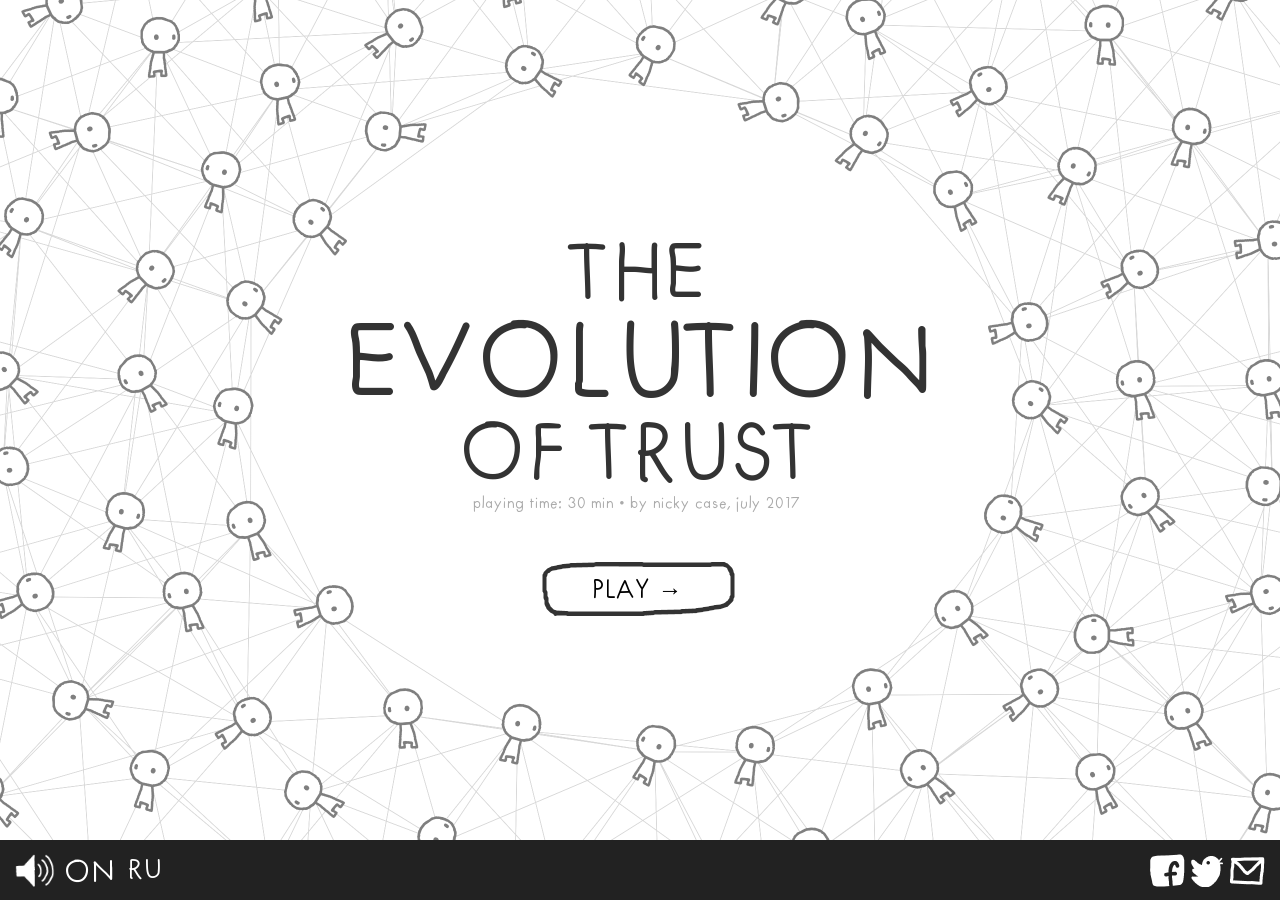
<file: index.html>
<!--

TRANSLATION GUIDE:
https://github.com/ncase/trust#how-to-translate-this-thang

Hello fan-translaters!
First off, thank you so much for taking the time to help out,
I super appreciate it. :3 Anyway, to make translation a bit easier
(or at least less painful) I've scattered comments about on
what things you should translate, plus any additional info

Translate the following files:

    index.html - The title & social sharing text (a few words)
    words.html - All the words for the interactive itself (~3,300 words)
    (optional) notes/index.html - The footnotes (~1,100 words)
    (optional) peeps/index.html - The full credits (a few words)

Many thanks again!

<3,
~ Nicky Case

-->
<!doctype>
<html>
<head>

	<!-- TO TRANSLATE: "title", "description" -->
	<title>The Evolution of Trust</title>
	<meta name="description" content="an interactive guide to the game theory of why &amp; how we trust each other"/>
    <meta content="text/html;charset=utf-8" http-equiv="Content-Type">
	<meta content="utf-8" http-equiv="encoding">
	<meta charset="utf-8">
	<link rel="icon" type="image/png" href="favicon.png">

	<!-- TO TRANSLATE: "name", "description" -->
	<meta itemprop="name" content="The Evolution of Trust">
	<meta itemprop="description" content="an interactive guide to the game theory of why &amp; how we trust each other">
	<meta itemprop="image" content="http://ncase.me/trust/social/thumbnail.png">

	<!-- TO TRANSLATE: "name", "description" -->
	<meta name="twitter:card" content="summary_large_image">
	<meta name="twitter:site" content="@ncasenmare">
	<meta name="twitter:title" content="The Evolution of Trust">
	<meta name="twitter:description" content="an interactive guide to the game theory of why &amp; how we trust each other">
	<meta name="twitter:creator" content="@ncasenmare">
	<meta name="twitter:image" content="http://ncase.me/trust/social/thumbnail.png">

	<!-- TO TRANSLATE: "name", "description" -->
	<meta property="og:title" content="The Evolution of Trust">
	<meta property="og:type" content="website">
	<meta property="og:url" content="http://ncase.me/trust/">
	<meta property="og:image" content="http://ncase.me/trust/social/thumbnail.png">
	<meta property="og:description" content="an interactive guide to the game theory of why &amp; how we trust each other">

	<!-- Telegram Mini App SDK — до игрового кода (Telegram.WebApp должен существовать к window.onload) -->
	<script src="https://telegram.org/js/telegram-web-app.js"></script>
	<meta name="viewport" content="width=960">

	<!-- Styles -->
	<link rel="stylesheet" href="css/slides.css?v11">
	<link rel="stylesheet" href="css/balloon.css?v11">

</head>
<body>
	<div id="rotate_hint" class="no-select"></div> <!-- подсказка о повороте (только mobile+портрет), текст ставит js/telegram/lang.js -->
	<div id="preloader">loading...</div> <!-- TRANSLATE THIS -->
	<div style="display:none" id="main">
		<div id="slideshow_container">
			<div id="slideshow"></div>
			<div id="scratcher"></div>
		</div>
	</div>
	<div style="display:none" id="footer">
		<div id="sound" sound="on" class="no-select">
			<div id="sound_icon"></div>
			<div id="sound_on">ON</div> <!-- TRANSLATE THIS -->
			<div id="sound_off">OFF</div> <!-- TRANSLATE THIS -->
		</div>
		<div id="lang_toggle" class="no-select">RU</div>
		<div id="select"></div>

		<!-- TRANSLATE "title" & "text". Make sure it's less than 112 characters, for Twitter's sake -->
		<!-- Also, change "link" to whatever the link for the translated version will be! -->
		<sharing title="The Evolution of Trust"
				 text="People no longer trust each other. Why? And how can we fix it? An interactive guide to the game theory of trust:"
				 link="http://ncase.me/trust/"></sharing>

		<!-- List of translations thus far! -->
		<div id="translations">
			fan-translations:
			<a href="https://github.com/ncase/trust#how-to-translate-this-thang" target="_blank">(add one!)</a>&nbsp;
			<a href="https://ccamara.github.io/trust/">Español de España</a>&nbsp;
			<a href="https://maeriens.github.io/trust/">Español Latino</a>&nbsp;
			<a href="https://ayowel.github.io/trust/">Français</a>&nbsp;
			<a href="https://chairulakmal.github.io/trust/">Bahasa Indonesia</a>&nbsp;
			<a href="https://jkoelling.github.io/trust/">Deutsch</a>&nbsp;
			<a href="https://lvdt.github.io/trust/">Italiano</a>&nbsp;
			<a href="http://trust.alicedarner.se/">Svenska</a>&nbsp;
			<a href="https://rayraz.github.io/trust/">Nederlands</a>&nbsp;
			<a href="https://mok0.github.io/trust/">dansk</a>&nbsp;
			<a href="https://januscahill.github.io/trust/">Esperanto</a>&nbsp;
			<a href="https://notdotteam.github.io/trust/">Русский</a>&nbsp;
			<a href="https://brunolemos.github.io/trust/">Português do Brasil</a>&nbsp;
			<a href="https://osaatcioglu.github.io/trust/">Türkçe</a>&nbsp;
			<a href="https://sin.github.io/trust/">Polski</a>&nbsp;
			<a href="http://ncase.me/trust-hu/">Magyar</a>&nbsp;
			<a href="https://tiwalaph.github.io/TiwalaPH/">Filipino</a>&nbsp;
			<a href="https://matejko124.github.io/trust/">Slovenski jezik</a>&nbsp;
			<a href="http://www.varljiv.org/evolucija-povjerenja/index.html">hrvatski</a>&nbsp;
			<a href="http://ncase.me/trust-et/">eesti</a>&nbsp;
			<a href="https://nextghost.github.io/trust/">Česky</a>&nbsp;
			<a href="https://reversedfate.github.io/trust/">latviešu valoda</a>&nbsp;
			<a href="https://1luap.github.io/trust/">suomi</a>&nbsp;
			<a href="https://fbricart.github.io/trust/">Català</a>&nbsp;
			<a href="https://enfactorial.github.io/trust/">Română</a>&nbsp;
			<a href="https://kreshnik.github.io/trust/">Shqip</a>&nbsp;
			<a href="https://kamee.gitlab.io/trust/">Հայերեն</a>&nbsp;
			<a href="https://stosto2.github.io/trust/">македонски јазик</a>&nbsp;
			<a href="https://lightspot21.github.io/trust/">ελληνικά</a>&nbsp;
			<a href="https://yaroslav-f.github.io/trust/">Українська</a>&nbsp;
			<a href="http://ncase.me/trust-bg/">български език</a>&nbsp;
			<a href="https://nghiatt90.github.io/trust-vn/">Tiếng Việt</a>&nbsp;
			<a href="https://osori.github.io/trust-ko/">한국어</a>&nbsp;
			<a href="https://htlife.github.io/trust_jp/">日本語</a>&nbsp;
			<a href="https://sekai.co/trust/">中文（简体）</a>&nbsp;
			<a href="https://audreyt.github.io/trust-zh-TW/">中文（臺灣）</a>	&nbsp;
			<a href="http://myhtmlcopy.epizy.com/trust/">ไทย</a> &nbsp;
			<a href="https://hamed.github.io/trust/">فارسی</a>&nbsp;
			<a href="https://ihoudjedje.github.io/trust/">العربية</a>
		</div>

	</div>
</body>
</html>

<!-- Libraries -->
<script src="js/lib/helpers.js?v11"></script>
<script src="js/lib/pegasus.js?v11"></script>
<script>var c_ = {};</script>
<script src="js/lib/minpubsub.src.js?v11"></script>
<script src="js/lib/q.js?v11"></script>
<script src="js/lib/pixi.min.js?v11"></script>
<script src="js/lib/howler.js?v11"></script>
<script>var createjs = window;</script>
<script src="js/lib/tweenjs-0.6.2.min.js?v11"></script>
<script>Ticker.framerate=60; Ticker.paused=true;</script>
<script src="js/lib/sharing.js?v11"></script>

<!-- Core Engine -->
<script src="js/core/Loader.js?v11"></script>
<script src="js/core/Slideshow.js?v11"></script>
<script src="js/core/SlideSelect.js?v11"></script>
<script src="js/core/Button.js?v11"></script>
<script src="js/core/TextBox.js?v11"></script>
<script src="js/core/Words.js?v11"></script>
<script src="js/core/IncDecNumber.js?v11"></script>
<script src="js/core/Slider.js?v11"></script>
<script src="js/core/Scratcher.js?v11"></script>
<script src="js/core/Background.js?v11"></script>
<script src="js/core/ImageBox.js?v11"></script>
<script src="js/core/PayoffsUI.js?v11"></script>

<!-- Simulations -->
<script src="js/sims/Splash.js?v11"></script>
<script src="js/sims/PD.js?v11"></script>
<script src="js/sims/Iterated.js?v11"></script>
<script src="js/sims/Tournament.js?v11"></script>
<script src="js/sims/SandboxUI.js?v11"></script>

<!-- Slides -->
<script src="js/slides/0_Slides_Intro.js?v11"></script>
<script src="js/slides/1_Slides_OneOff.js?v11"></script>
<script src="js/slides/2_Slides_Iterated.js?v11"></script>
<script src="js/slides/3_Slides_Tournament.js?v11"></script>
<script src="js/slides/4_Slides_Evolution.js?v11"></script>
<script src="js/slides/5_Slides_Distrust.js?v11"></script>
<script src="js/slides/6_Slides_Noise.js?v11"></script>
<script src="js/slides/7_Slides_Sandbox.js?v11"></script>
<script src="js/slides/8_Slides_Conclusion.js?v11"></script>
<script src="js/slides/9_Slides_Credits.js?v11"></script>

<!-- Main Code -->
<script src="js/main.js?v11"></script>

<!-- Telegram-слой (наш) — после main.js: slideshow/publish/subscribe уже определены -->
<script src="js/telegram/init.js?v11"></script>
<script src="js/telegram/save.js?v11"></script>
<script src="js/telegram/lang.js?v11"></script>
<script src="js/telegram/haptics.js?v11"></script>
</file>
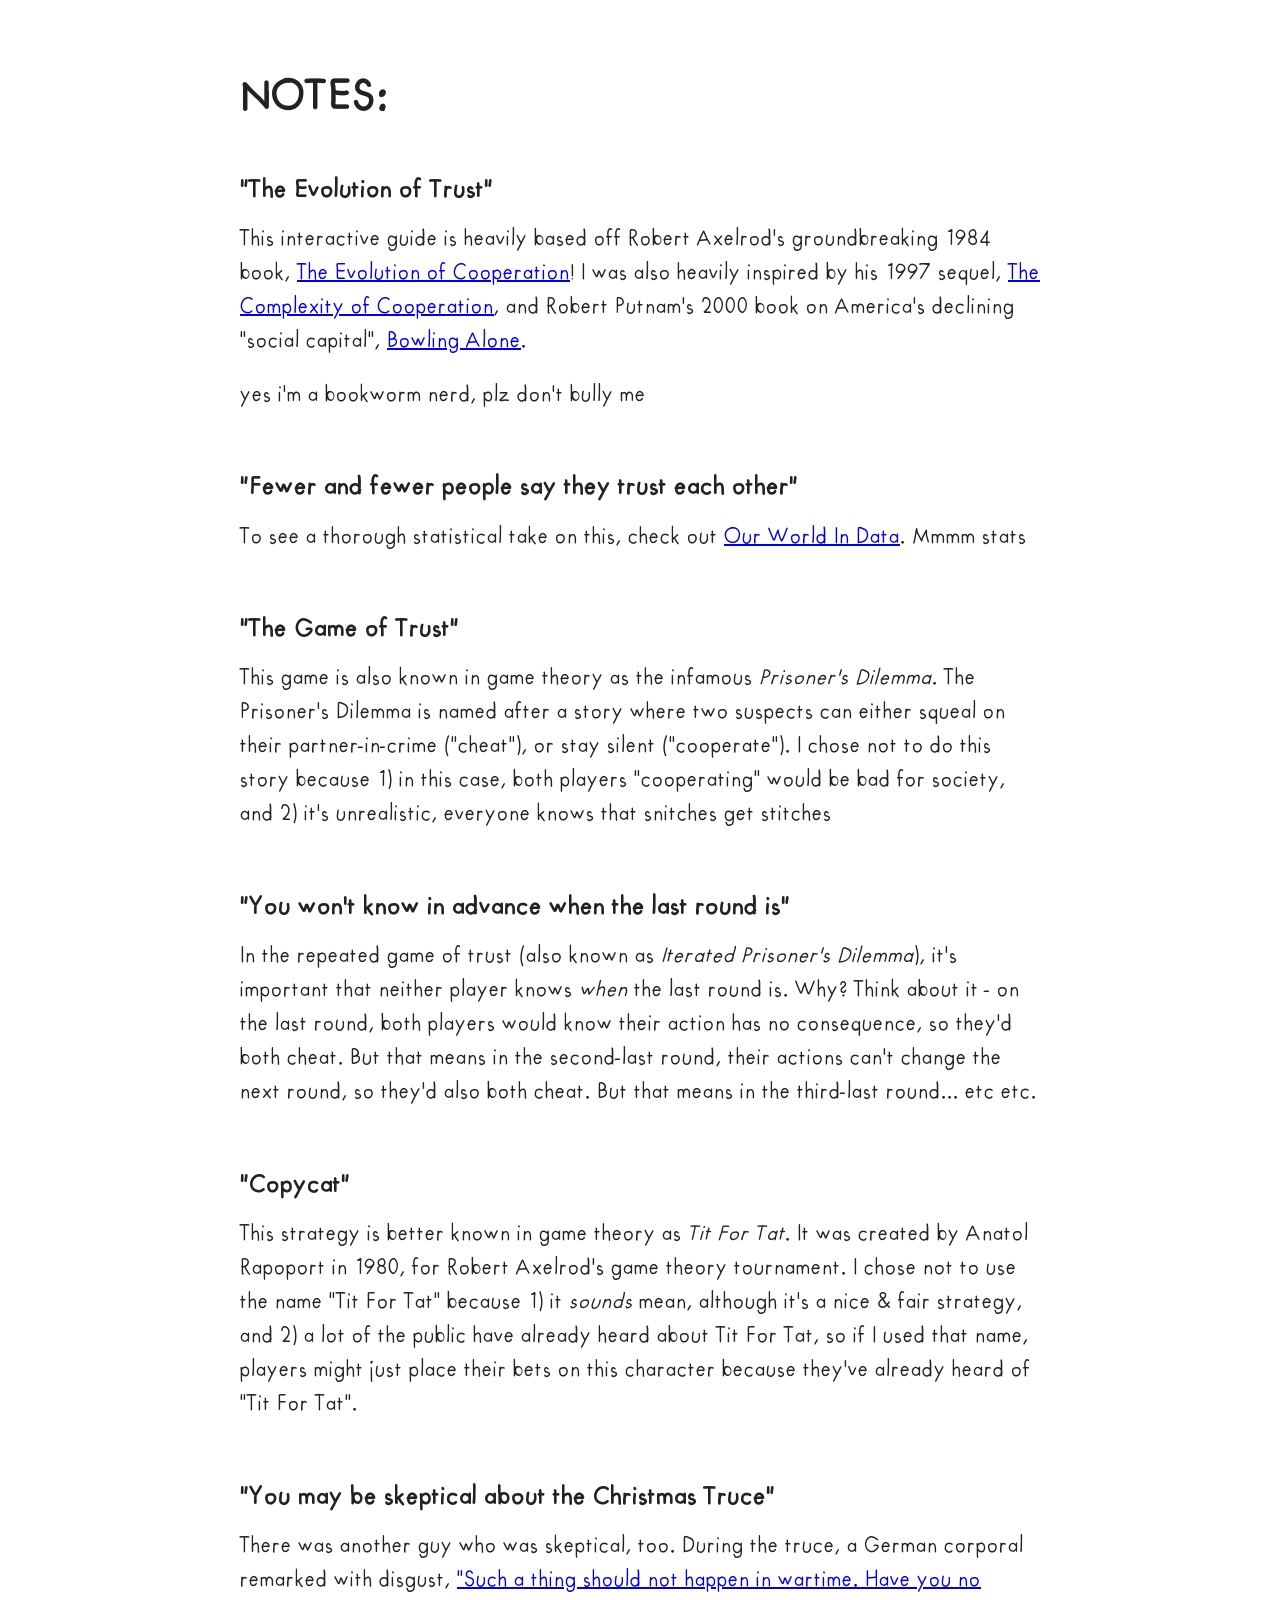
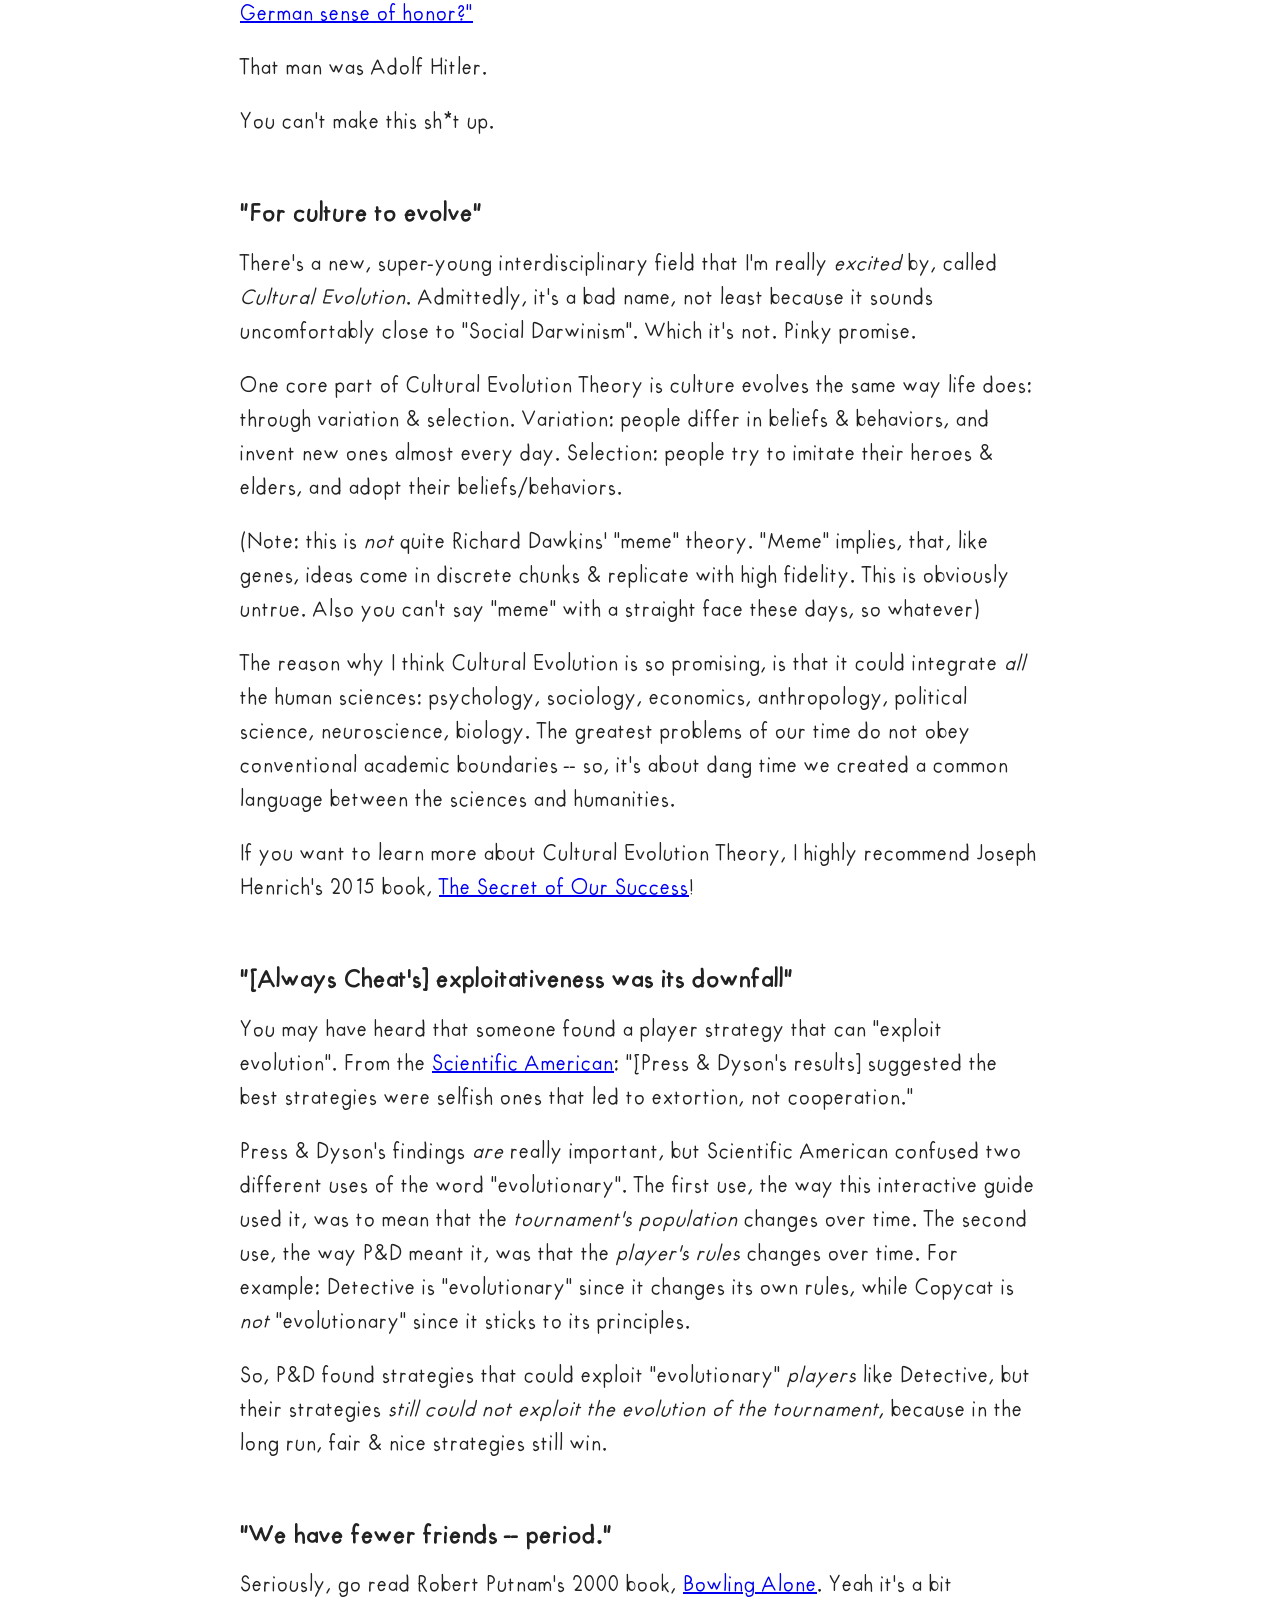
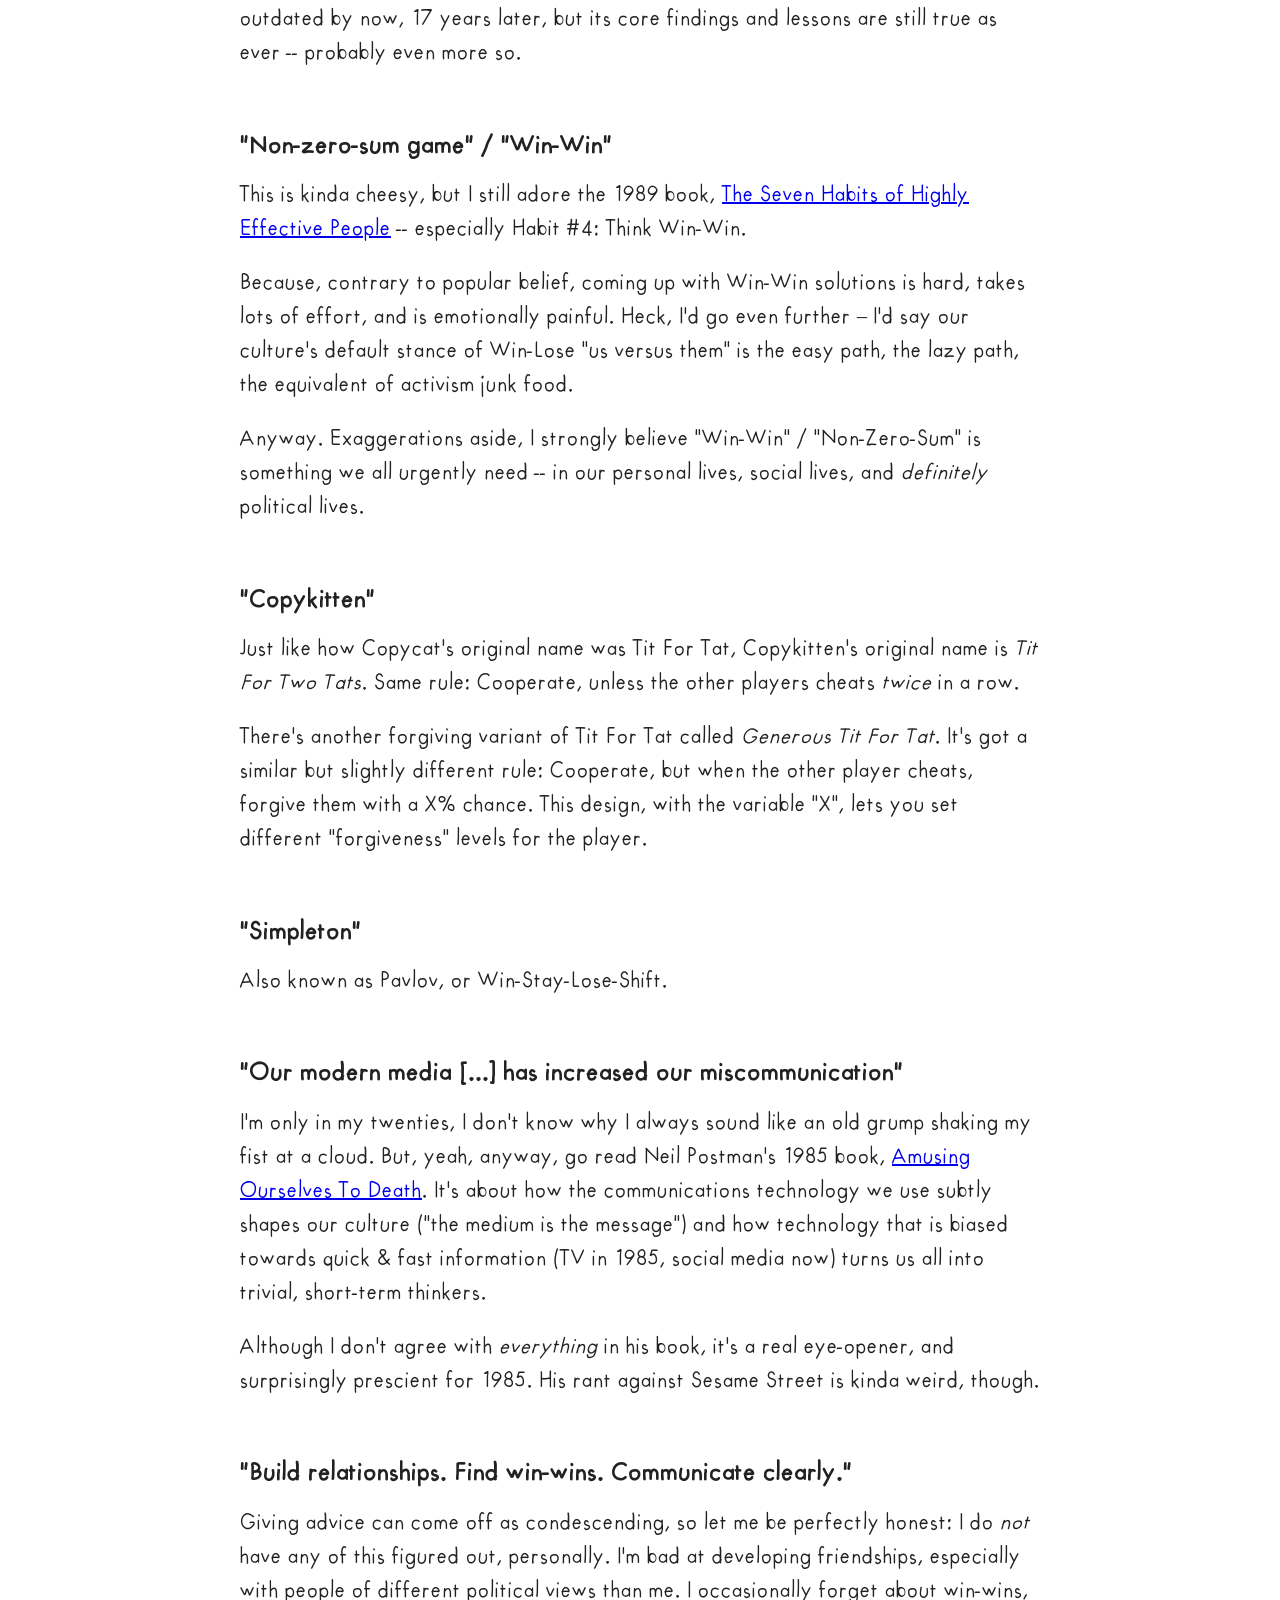
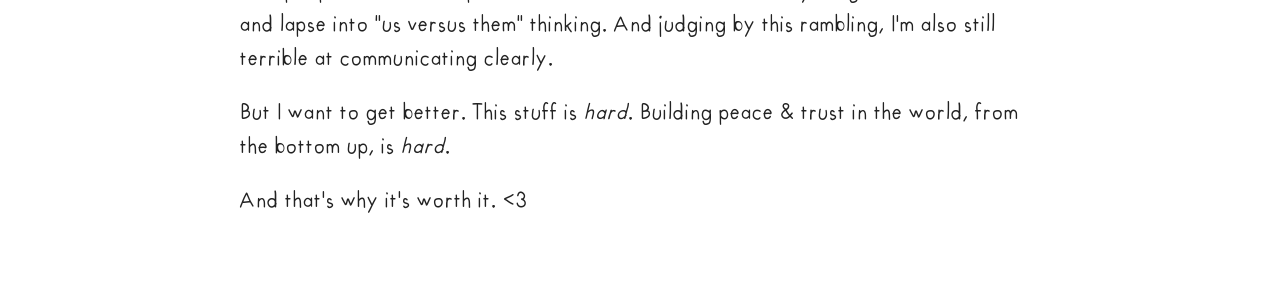
<file: notes/index.html>
<!--

THIS FILE HAS ABOUT 1,100 WORDS TO TRANSLATE

These are just the footnotes though.
So, it's optional to translate these!

-->

<!DOCTYPE html>
<html>

<head>

	<!-- TRANSLATE: "title" -->
	<meta charset="utf-8">
	<title>The Evolution of Trust: Feetnotes</title>
	<link rel="icon" type="image/png" href="favicon.png">
	<link rel="stylesheet" href="notes.css">

</head>

<body>
<div id="notes">

<h1>NOTES:</h1>

<h3>"The Evolution of Trust"</h3>

<p>This interactive guide is heavily based off Robert Axelrod's groundbreaking 1984 book, <a href="https://www.amazon.com/Evolution-Cooperation-Revised-Robert-Axelrod/dp/0465005640">The Evolution of Cooperation</a>! I was also heavily inspired by his 1997 sequel, <a href="http://press.princeton.edu/titles/6144.html">The Complexity of Cooperation</a>, and Robert Putnam's 2000 book on America's declining "social capital", <a href="http://bowlingalone.com/">Bowling Alone</a>.</p>

<p>yes i'm a bookworm nerd, plz don't bully me</p>

<h3>"Fewer and fewer people say they trust each other"</h3>

<p>To see a thorough statistical take on this, check out <a href="https://ourworldindata.org/trust">Our World In Data</a>. Mmmm stats</p>

<h3>"The Game of Trust"</h3>

<p>This game is also known in game theory as the infamous <em>Prisoner's Dilemma</em>. The Prisoner's Dilemma is named after a story where two suspects can either squeal on their partner-in-crime ("cheat"), or stay silent ("cooperate"). I chose not to do this story because 1) in this case, both players "cooperating" would be bad for society, and 2) it's unrealistic, everyone knows that snitches get stitches</p>

<h3>"You won't know in advance when the last round is"</h3>

<p>In the repeated game of trust (also known as <em>Iterated Prisoner's Dilemma</em>), it's important that neither player knows <em>when</em> the last round is. Why? Think about it - on the last round, both players would know their action has no consequence, so they'd both cheat. But that means in the second-last round, their actions can't change the next round, so they'd also both cheat. But that means in the third-last round... etc etc.</p>

<h3>"Copycat"</h3>

<p>This strategy is better known in game theory as <em>Tit For Tat</em>. It was created by Anatol Rapoport in 1980, for Robert Axelrod's game theory tournament. I chose not to use the name "Tit For Tat" because 1) it <em>sounds</em> mean, although it's a nice &amp; fair strategy, and 2) a lot of the public have already heard about Tit For Tat, so if I used that name, players might just place their bets on this character because they've already heard of "Tit For Tat".</p>

<h3>"You may be skeptical about the Christmas Truce"</h3>

<p>There was another guy who was skeptical, too. During the truce, a German corporal remarked with disgust, <a href="http://time.com/3643889/christmas-truce-1914/">"Such a thing should not happen in wartime. Have you no German sense of honor?"</a></p>

<p>That man was Adolf Hitler.</p>

<p>You can't make this sh*t up.</p>

<h3>"For culture to evolve"</h3>

<p>There's a new, super-young interdisciplinary field that I'm really <em>excited</em> by, called <em>Cultural Evolution</em>. Admittedly, it's a bad name, not least because it sounds uncomfortably close to "Social Darwinism". Which it's not. Pinky promise.</p>

<p>One core part of Cultural Evolution Theory is culture evolves the same way life does: through variation &amp; selection. Variation: people differ in beliefs &amp; behaviors, and invent new ones almost every day. Selection: people try to imitate their heroes &amp; elders, and adopt their beliefs/behaviors.</p>

<p>(Note: this is <em>not</em> quite Richard Dawkins' "meme" theory. "Meme" implies, that, like genes, ideas come in discrete chunks &amp; replicate with high fidelity. This is obviously untrue. Also you can't say "meme" with a straight face these days, so whatever)</p>

<p>The reason why I think Cultural Evolution is so promising, is that it could integrate <em>all</em> the human sciences: psychology, sociology, economics, anthropology, political science, neuroscience, biology. The greatest problems of our time do not obey conventional academic boundaries -- so, it's about dang time we created a common language between the sciences and humanities.</p>

<p>If you want to learn more about Cultural Evolution Theory, I highly recommend Joseph Henrich's 2015 book, <a href="http://press.princeton.edu/titles/10543.html">The Secret of Our Success</a>!</p>

<h3>"[Always Cheat's] exploitativeness was its downfall"</h3>

<p>You may have heard that someone found a player strategy that can "exploit evolution". From the <a href="https://www.scientificamerican.com/article/game-theory-calls-cooperation-into-question1/">Scientific American</a>: "[Press &amp; Dyson's results] suggested the best strategies were selfish ones that led to extortion, not cooperation."</p>

<p>Press &amp; Dyson's findings <em>are</em> really important, but Scientific American confused two different uses of the word "evolutionary". The first use, the way this interactive guide used it, was to mean that the <em>tournament's population</em> changes over time. The second use, the way P&amp;D meant it, was that the <em>player's rules</em> changes over time. For example: Detective is "evolutionary" since it changes its own rules, while Copycat is <em>not</em> "evolutionary" since it sticks to its principles.</p>

<p>So, P&amp;D found strategies that could exploit "evolutionary" <em>players</em> like Detective, but their strategies <em>still could not exploit the evolution of the tournament</em>, because in the long run, fair &amp; nice strategies still win. </p>

<h3>"We have fewer friends -- period."</h3>

<p>Seriously, go read Robert Putnam's 2000 book, <a href="http://bowlingalone.com/">Bowling Alone</a>. Yeah it's a bit outdated by now, 17 years later, but its core findings and lessons are still true as ever -- probably even more so.</p>

<h3>"Non-zero-sum game" / "Win-Win"</h3>

<p>This is kinda cheesy, but I still adore the 1989 book, <a href="https://www.amazon.com/Habits-Highly-Effective-People-Powerful/dp/0743269519">The Seven Habits of Highly Effective People</a> -- especially Habit #4: Think Win-Win.</p>

<p>Because, contrary to popular belief, coming up with Win-Win solutions is hard, takes lots of effort, and is emotionally painful. Heck, I'd go even further – I'd say our culture's default stance of Win-Lose "us versus them" is the easy path, the lazy path, the equivalent of activism junk food.</p>

<p>Anyway. Exaggerations aside, I strongly believe "Win-Win" / "Non-Zero-Sum" is something we all urgently need -- in our personal lives, social lives, and <em>definitely</em> political lives.</p>

<h3>"Copykitten"</h3>

<p>Just like how Copycat's original name was Tit For Tat, Copykitten's original name is <em>Tit For Two Tats</em>. Same rule: Cooperate, unless the other players cheats <em>twice</em> in a row.</p>

<p>There's another forgiving variant of Tit For Tat called <em>Generous Tit For Tat</em>. It's got a similar but slightly different rule: Cooperate, but when the other player cheats, forgive them with a X% chance. This design, with the variable "X", lets you set different "forgiveness" levels for the player.</p>

<h3>"Simpleton"</h3>

<p>Also known as Pavlov, or Win-Stay-Lose-Shift.</p>

<h3>"Our modern media [...] has increased our miscommunication"</h3>

<p>I'm only in my twenties, I don't know why I always sound like an old grump shaking my fist at a cloud. But, yeah, anyway, go read Neil Postman's 1985 book, <a href="https://www.amazon.com/Amusing-Ourselves-Death-Discourse-Business/dp/014303653X">Amusing Ourselves To Death</a>. It's about how the communications technology we use subtly shapes our culture ("the medium is the message") and how technology that is biased towards quick &amp; fast information (TV in 1985, social media now) turns us all into trivial, short-term thinkers.</p>

<p>Although I don't agree with <em>everything</em> in his book, it's a real eye-opener, and surprisingly prescient for 1985. His rant against Sesame Street is kinda weird, though.</p>

<h3>"Build relationships. Find win-wins. Communicate clearly."</h3>

<p>Giving advice can come off as condescending, so let me be perfectly honest: I do <em>not</em> have any of this figured out, personally. I'm bad at developing friendships, especially with people of different political views than me. I occasionally forget about win-wins, and lapse into "us versus them" thinking. And judging by this rambling, I'm also still terrible at communicating clearly.</p>

<p>But I want to get better. This stuff is <em>hard</em>. Building peace &amp; trust in the world, from the bottom up, is <em>hard</em>.</p>

<p>And that's why it's worth it. &lt;3</p>


</div>
</body>

</html>
</file>
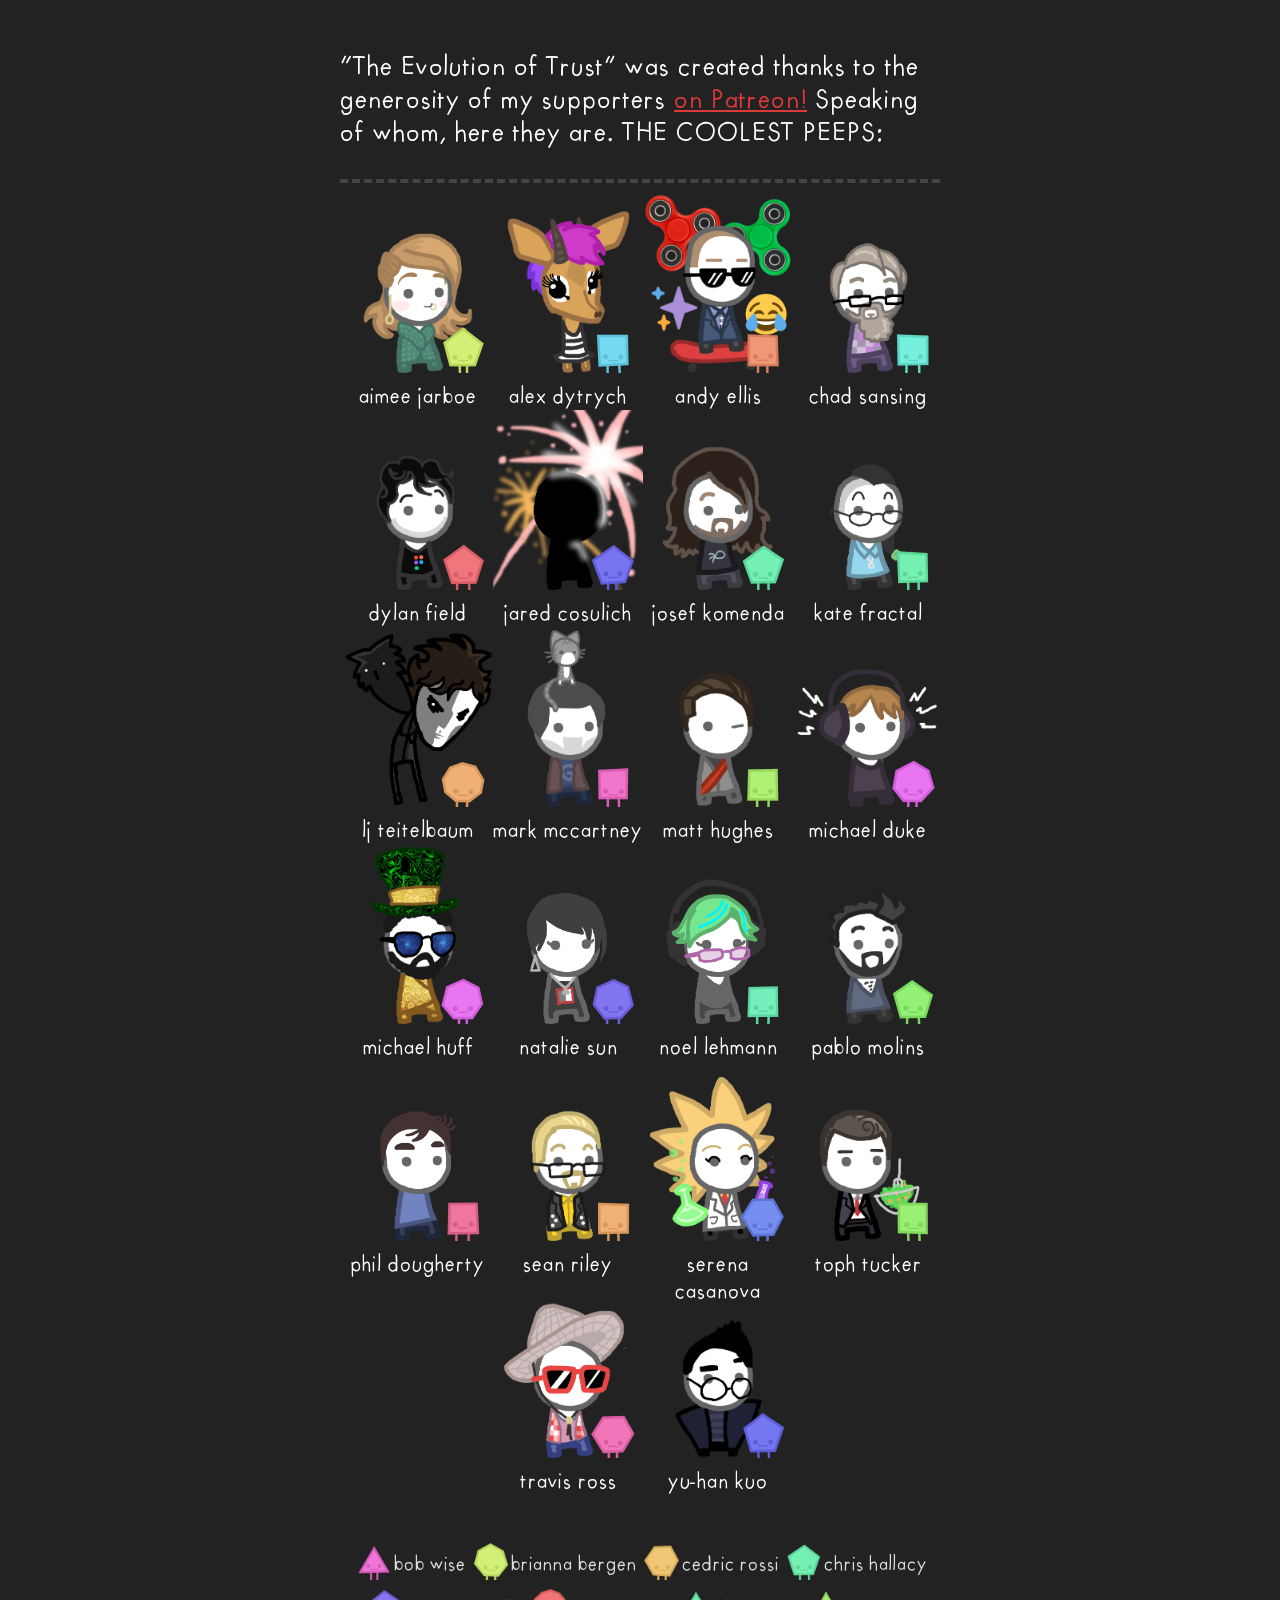
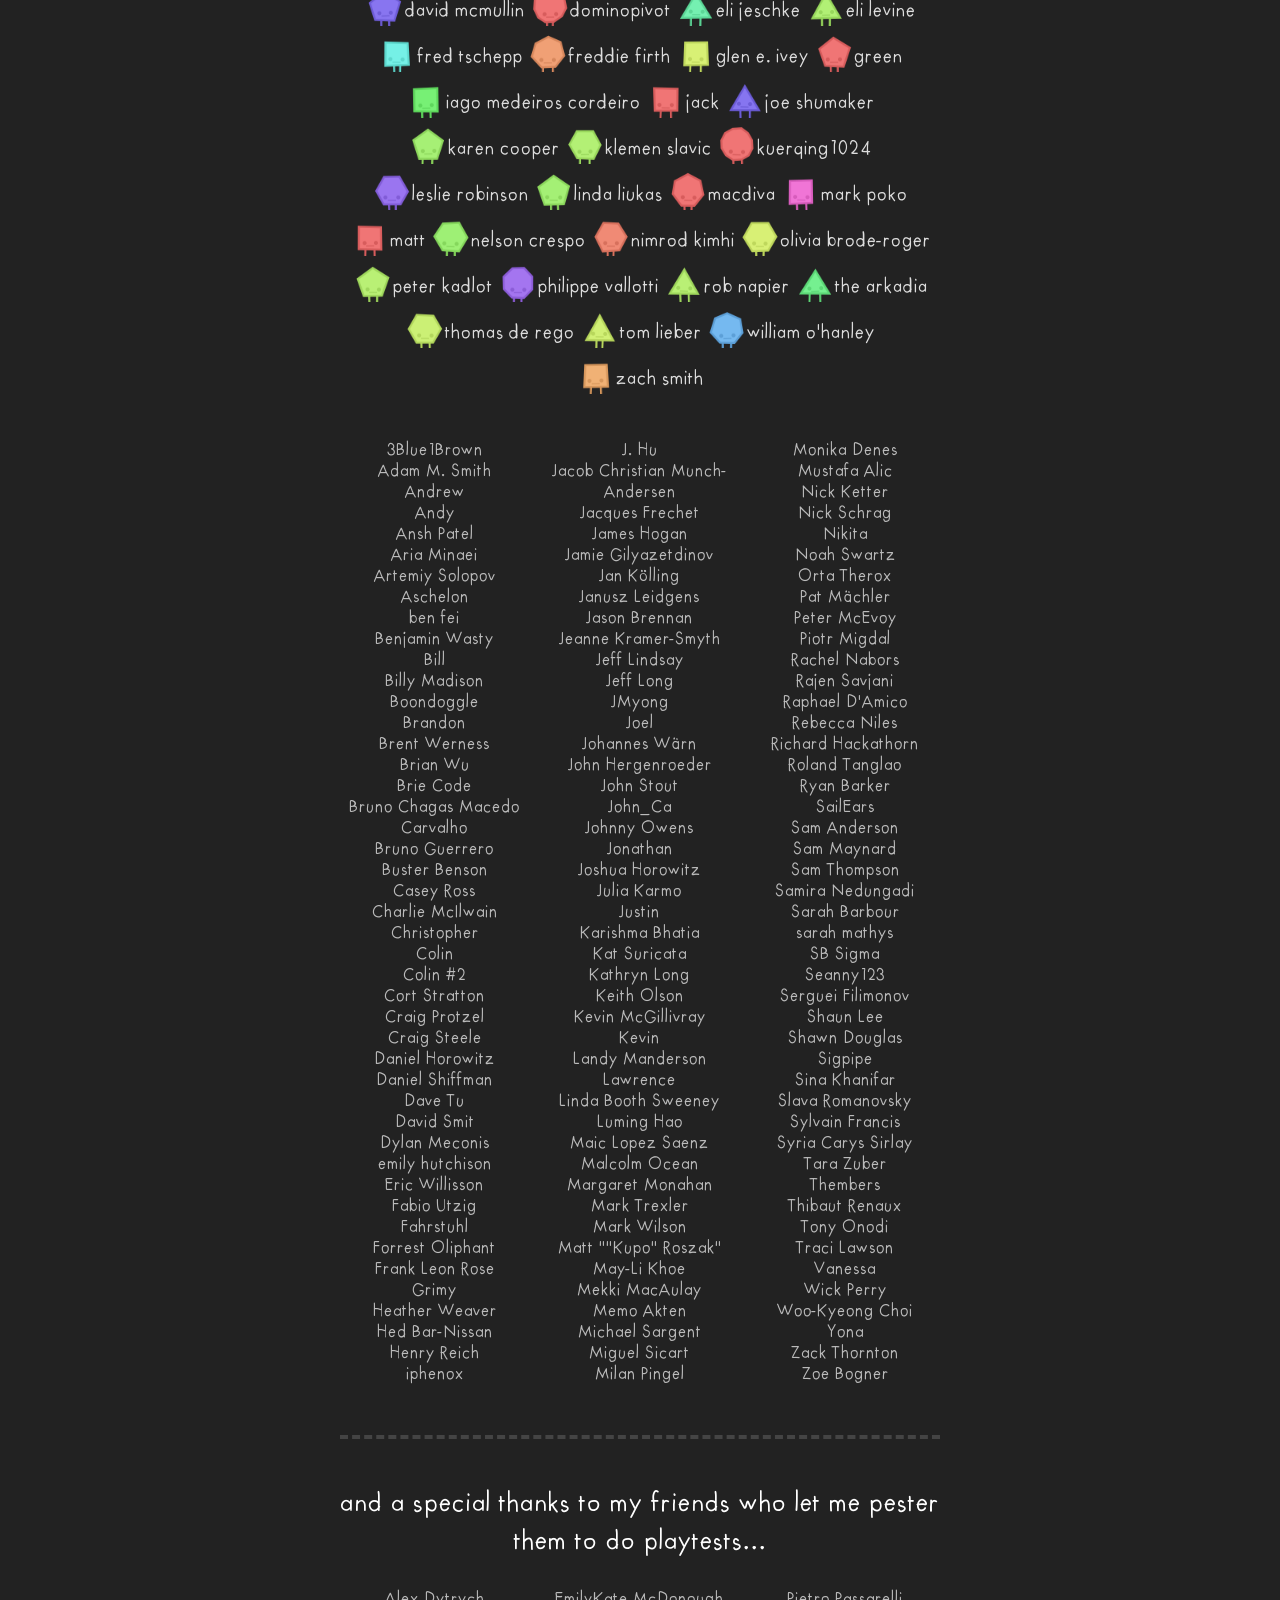
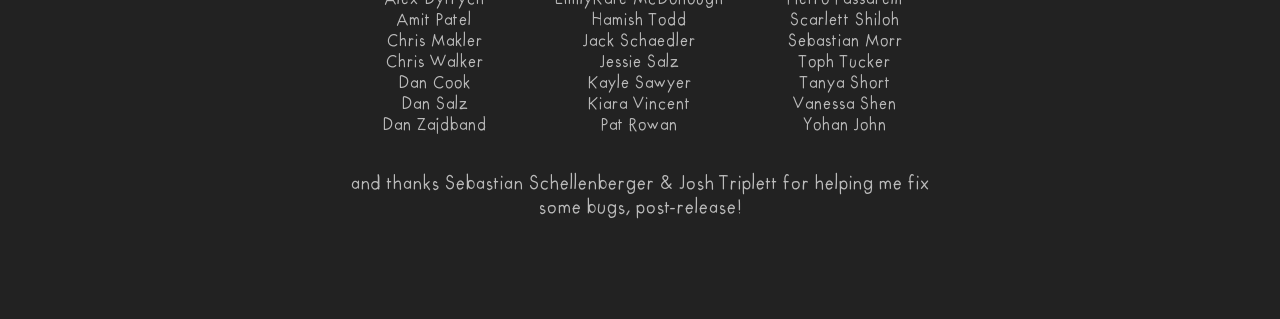
<file: peeps/index.html>
<!doctype html>
<html>
<head>

    <!-- META -->
	<title>The Evolution of Trust: Supporters!</title>
    <meta content="text/html;charset=utf-8" http-equiv="Content-Type">
	<meta content="utf-8" http-equiv="encoding">
	<meta charset="utf-8">
	<link rel="icon" type="image/png" href="favicon.png">

	<!-- Styles -->
	<link href="peeps.css" rel="stylesheet"/>

</head>
<body>
	<div id="credits">

		<!-- Created by Nicky Case, & patreon link -->
		<div class="credit_intro">
			<p>
			“The Evolution of Trust” was created thanks to the generosity
			of my supporters <a target="_blank" href="https://www.patreon.com/ncase">on Patreon!</a>
			Speaking of whom, here they are. THE COOLEST PEEPS:
			</p>
		</div>

		<hr>

		<!-- peep patreons -->
		<div class="credits_peeps">
			<div>
				<img src="peep/aimee.png"/>
				<img src="polygon/aimee-j.png"/>
				<span>Aimee Jarboe</span>
			</div>
			<div>
				<img src="peep/alex-d.png"/>
				<img src="polygon/alex-d.png"/>
				<span>Alex Dytrych</span>
			</div>
			<div>
				<img src="peep/andy.png"/>
				<img src="polygon/andy-e.png"/>
				<span>Andy Ellis</span>
			</div>
			<div>
				<img src="peep/chad.png"/>
				<img src="polygon/chad-s.png"/>
				<span>Chad Sansing</span>
			</div>
			<div>
				<img src="peep/dylan-f.png"/>
				<img src="polygon/dylan-f.png"/>
				<span>Dylan Field</span>
			</div>
			<div>
				<img src="peep/jared-c.png"/>
				<img src="polygon/jared-c.png"/>
				<span>Jared Cosulich</span>
			</div>
			<div>
				<img src="peep/josef.png"/>
				<img src="polygon/josef-k.png"/>
				<span>Josef Komenda</span>
			</div>
			<div>
				<img src="peep/kate.png"/>
				<img src="polygon/kate-f.png"/>
				<span>Kate Fractal</span>
			</div>
			<div>
				<img src="peep/ljt.png"/>
				<img src="polygon/ljt.png"/>
				<span>LJ Teitelbaum</span>
			</div>
			<div>
				<img src="peep/mark.png"/>
				<img src="polygon/mark-m.png"/>
				<span>Mark McCartney</span>
			</div>
			<div>
				<img src="peep/matt.png"/>
				<img src="polygon/matt-h.png"/>
				<span>Matt Hughes</span>
			</div>
			<div>
				<img src="peep/michael_duke.png"/>
				<img src="polygon/michael-d.png"/>
				<span>Michael Duke</span>
			</div>
			<div>
				<img src="peep/michael_huff.png"/>
				<img src="polygon/michael-h.png"/>
				<span>Michael Huff</span>
			</div>
			<div>
				<img src="peep/natalie.png"/>
				<img src="polygon/natalie-s.png"/>
				<span>Natalie Sun</span>
			</div>
			<div>
				<img src="peep/noel.png"/>
				<img src="polygon/noel-l.png"/>
				<span>Noel Lehmann</span>
			</div>
			<div>
				<img src="peep/pablo.png"/>
				<img src="polygon/pablo-m.png"/>
				<span>Pablo Molins</span>
			</div>
			<div>
				<img src="peep/phil.png"/>
				<img src="polygon/phil-d.png"/>
				<span>Phil Dougherty</span>
			</div>
			<div>
				<img src="peep/sean-r.png"/>
				<img src="polygon/sean-r.png"/>
				<span>Sean Riley</span>
			</div>
			<div>
				<img src="peep/serena.png"/>
				<img src="polygon/serena-c.png"/>
				<span>Serena Casanova</span>
			</div>
			<div>
				<img src="peep/toph-t.png"/>
				<img src="polygon/toph-t.png"/>
				<span>Toph Tucker</span>
			</div>
			<div>
				<img src="peep/travis.png"/>
				<img src="polygon/travis-r.png"/>
				<span>Travis Ross</span>
			</div>
			<div>
				<img src="peep/yu-han.png"/>
				<img src="polygon/yuhan-k.png"/>
				<span>Yu-Han Kuo</span>
			</div>
		</div>

		<!-- polygon patreons -->
		<div class="credits_polygons">
			<div><img src="polygon/bob-w.png"/><span>Bob Wise</span></div>
			<div><img src="polygon/brianna-b.png"/><span>Brianna Bergen</span></div>
			<div><img src="polygon/cedric-r.png"/><span>Cedric Rossi</span></div>
			<div><img src="polygon/chris-h.png"/><span>Chris Hallacy</span></div>
			<div><img src="polygon/david-m.png"/><span>David McMullin</span></div>
			<div><img src="polygon/dominopivot.png"/><span>DominoPivot</span></div>
			<div><img src="polygon/eli-j.png"/><span>Eli Jeschke</span></div>
			<div><img src="polygon/eli-l.png"/><span>Eli Levine</span></div>
			<div><img src="polygon/fred-t.png"/><span>Fred Tschepp</span></div>
			<div><img src="polygon/freddie-f.png"/><span>Freddie Firth</span></div>
			<div><img src="polygon/glen-i.png"/><span>Glen E. Ivey</span></div>
			<div><img src="polygon/green.png"/><span>Green</span></div>
			<div><img src="polygon/iago-c.png"/><span>Iago Medeiros Cordeiro</span></div>
			<div><img src="polygon/jack.png"/><span>Jack</span></div>
			<div><img src="polygon/joe-s.png"/><span>Joe Shumaker</span></div>
			<div><img src="polygon/karen-c.png"/><span>Karen Cooper</span></div>
			<div><img src="polygon/klemen-s.png"/><span>Klemen Slavic</span></div>
			<div><img src="polygon/kuerqing1024.png"/><span>kuerqing1024</span></div>
			<div><img src="polygon/leslie-r.png"/><span>Leslie Robinson</span></div>
			<div><img src="polygon/linda-l.png"/><span>Linda Liukas</span></div>
			<div><img src="polygon/macdiva.png"/><span>MacDiva</span></div>
			<div><img src="polygon/mark-p.png"/><span>Mark Poko</span></div>
			<div><img src="polygon/matt.png"/><span>Matt</span></div>
			<div><img src="polygon/nelson-c.png"/><span>Nelson Crespo</span></div>
			<div><img src="polygon/nimrod-k.png"/><span>Nimrod Kimhi</span></div>
			<div><img src="polygon/olivia-b.png"/><span>Olivia Brode-Roger</span></div>
			<div><img src="polygon/peter-k.png"/><span>Peter Kadlot</span></div>
			<div><img src="polygon/philippe-v.png"/><span>Philippe Vallotti</span></div>
			<div><img src="polygon/rob-n.png"/><span>Rob Napier</span></div>
			<div><img src="polygon/the-a.png"/><span>The Arkadia</span></div>
			<div><img src="polygon/thomas-r.png"/><span>Thomas de Rego</span></div>
			<div><img src="polygon/tom-l.png"/><span>Tom Lieber</span></div>
			<div><img src="polygon/william-o.png"/><span>William O'Hanley</span></div>
			<div><img src="polygon/zach-s.png"/><span>Zach Smith</span></div>
		</div>
		
		<!-- name patreons -->
		<div class="credits_names">
			3Blue1Brown <br>
			Adam M. Smith<br>
			Andrew <br>
			Andy <br>
			Ansh Patel<br>
			Aria Minaei<br>
			Artemiy Solopov<br>
			Aschelon <br>
			ben fei<br>
			Benjamin Wasty<br>
			Bill <br>
			Billy Madison<br>
			Boondoggle <br>
			Brandon <br>
			Brent Werness<br>
			Brian Wu<br>
			Brie Code<br>
			Bruno Chagas Macedo Carvalho<br>
			Bruno Guerrero<br>
			Buster Benson<br>
			Casey Ross<br>
			Charlie McIlwain<br>
			Christopher <br>
			Colin <br>
			Colin #2<br>
			Cort Stratton<br>
			Craig Protzel<br>
			Craig Steele<br>
			Daniel Horowitz<br>
			Daniel Shiffman<br>
			Dave Tu<br>
			David Smit<br>
			Dylan Meconis<br>
			emily hutchison<br>
			Eric Willisson<br>
			Fabio Utzig<br>
			Fahrstuhl <br>
			Forrest Oliphant<br>
			Frank Leon Rose<br>
			Grimy <br>
			Heather Weaver<br>
			Hed Bar-Nissan<br>
			Henry Reich<br>
			iphenox <br>
			J. Hu<br>
			Jacob Christian Munch-Andersen<br>
			Jacques Frechet<br>
			James Hogan<br>
			Jamie Gilyazetdinov<br>
			Jan Kölling<br>
			Janusz Leidgens<br>
			Jason Brennan<br>
			Jeanne Kramer-Smyth<br>
			Jeff Lindsay<br>
			Jeff Long<br>
			JMyong <br>
			Joel <br>
			Johannes Wärn<br>
			John Hergenroeder<br>
			John Stout<br>
			John_Ca <br>
			Johnny Owens<br>
			Jonathan <br>
			Joshua Horowitz<br>
			Julia Karmo<br>
			Justin <br>
			Karishma Bhatia<br>
			Kat Suricata<br>
			Kathryn Long<br>
			Keith Olson<br>
			Kevin McGillivray<br>
			Kevin <br>
			Landy Manderson<br>
			Lawrence <br>
			Linda Booth Sweeney<br>
			Luming Hao<br>
			Maic Lopez Saenz<br>
			Malcolm Ocean<br>
			Margaret Monahan<br>
			Mark Trexler<br>
			Mark Wilson<br>
			Matt ""Kupo" Roszak"<br>
			May-Li Khoe<br>
			Mekki MacAulay<br>
			Memo Akten<br>
			Michael Sargent<br>
			Miguel Sicart<br>
			Milan Pingel<br>
			Monika Denes<br>
			Mustafa Alic<br>
			Nick Ketter<br>
			Nick Schrag<br>
			Nikita <br>
			Noah Swartz<br>
			Orta Therox<br>
			Pat Mächler<br>
			Peter McEvoy<br>
			Piotr Migdal<br>
			Rachel Nabors<br>
			Rajen Savjani<br>
			Raphael D'Amico<br>
			Rebecca Niles<br>
			Richard Hackathorn<br>
			Roland Tanglao<br>
			Ryan Barker<br>
			SailEars <br>
			Sam Anderson<br>
			Sam Maynard<br>
			Sam Thompson<br>
			Samira Nedungadi<br>
			Sarah Barbour<br>
			sarah mathys<br>
			SB Sigma<br>
			Seanny123 <br>
			Serguei Filimonov<br>
			Shaun Lee<br>
			Shawn Douglas<br>
			Sigpipe <br>
			Sina Khanifar<br>
			Slava Romanovsky<br>
			Sylvain Francis<br>
			Syria Carys Sirlay<br>
			Tara Zuber<br>
			Thembers <br>
			Thibaut Renaux<br>
			Tony Onodi<br>
			Traci Lawson<br>
			Vanessa <br>
			Wick Perry<br>
			Woo-Kyeong Choi<br>
			Yona <br>
			Zack Thornton<br>
			Zoe Bogner
		</div>

		<hr>

		<!-- Playtesters -->
		<div>
			<p style="text-align:center; font-size:25px; line-height:1.5em; margin-top:45px;">
				and a special thanks to my friends who let me pester them to do playtests...
			</p>
			<div class="credits_names">
				Alex Dytrych<br>
				Amit Patel<br>
				Chris Makler<br>
				Chris Walker<br>
				Dan Cook<br>
				Dan Salz<br>
				Dan Zajdband<br>
				EmilyKate McDonough<br>
				Hamish Todd<br>
				Jack Schaedler<br>
				Jessie Salz<br>
				Kayle Sawyer<br>
				Kiara Vincent<br>
				Pat Rowan<br>
				Pietro Passarelli<br>
				Scarlett Shiloh<br>
				Sebastian Morr<br>
				Toph Tucker<br>
				Tanya Short<br>
				Vanessa Shen<br>
				Yohan John
			</div>
			<div style="text-align: center; color: #bbb; font-size: 18px; margin-top: 15px; margin-bottom: 100px;">
				and thanks Sebastian Schellenberger &amp; Josh Triplett
				for helping me fix some bugs, post-release!
			</div>
		</div>

	</div>
</body>
</html>
</file>
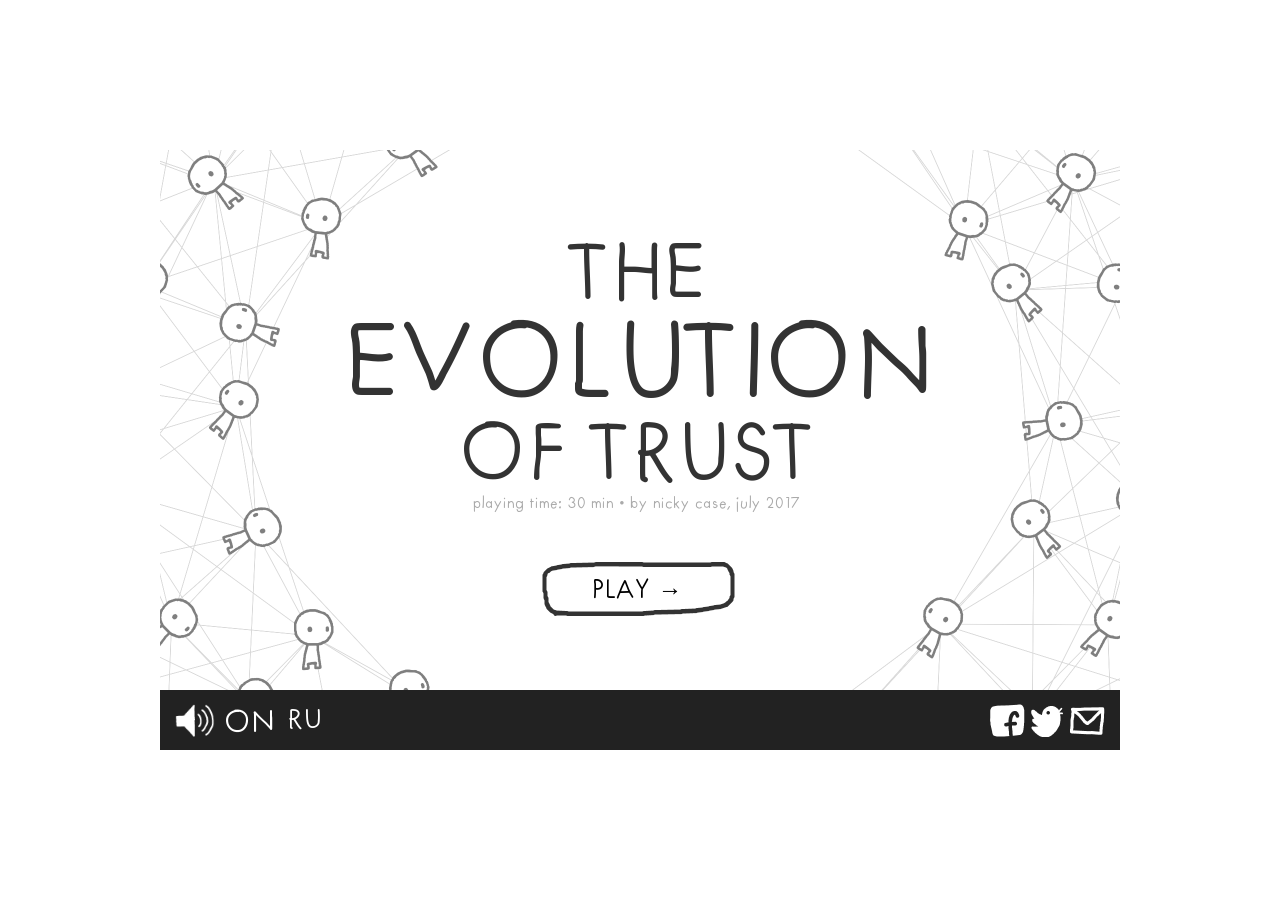
<file: webapp/index.html>
<!--

TRANSLATION GUIDE:
https://github.com/ncase/trust#how-to-translate-this-thang

Hello fan-translaters!
First off, thank you so much for taking the time to help out,
I super appreciate it. :3 Anyway, to make translation a bit easier
(or at least less painful) I've scattered comments about on
what things you should translate, plus any additional info

Translate the following files:

    index.html - The title & social sharing text (a few words)
    words.html - All the words for the interactive itself (~3,300 words)
    (optional) notes/index.html - The footnotes (~1,100 words)
    (optional) peeps/index.html - The full credits (a few words)

Many thanks again!

<3,
~ Nicky Case

-->
<!doctype>
<html>
<head>

	<!-- TO TRANSLATE: "title", "description" -->
	<title>The Evolution of Trust</title>
	<meta name="description" content="an interactive guide to the game theory of why &amp; how we trust each other"/>
    <meta content="text/html;charset=utf-8" http-equiv="Content-Type">
	<meta content="utf-8" http-equiv="encoding">
	<meta charset="utf-8">
	<link rel="icon" type="image/png" href="favicon.png">

	<!-- TO TRANSLATE: "name", "description" -->
	<meta itemprop="name" content="The Evolution of Trust">
	<meta itemprop="description" content="an interactive guide to the game theory of why &amp; how we trust each other">
	<meta itemprop="image" content="http://ncase.me/trust/social/thumbnail.png">

	<!-- TO TRANSLATE: "name", "description" -->
	<meta name="twitter:card" content="summary_large_image">
	<meta name="twitter:site" content="@ncasenmare">
	<meta name="twitter:title" content="The Evolution of Trust">
	<meta name="twitter:description" content="an interactive guide to the game theory of why &amp; how we trust each other">
	<meta name="twitter:creator" content="@ncasenmare">
	<meta name="twitter:image" content="http://ncase.me/trust/social/thumbnail.png">

	<!-- TO TRANSLATE: "name", "description" -->
	<meta property="og:title" content="The Evolution of Trust">
	<meta property="og:type" content="website">
	<meta property="og:url" content="http://ncase.me/trust/">
	<meta property="og:image" content="http://ncase.me/trust/social/thumbnail.png">
	<meta property="og:description" content="an interactive guide to the game theory of why &amp; how we trust each other">

	<!-- Telegram Mini App SDK — до игрового кода (Telegram.WebApp должен существовать к window.onload) -->
	<script src="https://telegram.org/js/telegram-web-app.js"></script>
	<meta name="viewport" content="width=device-width, initial-scale=1, maximum-scale=1, user-scalable=no, viewport-fit=cover">

	<!-- Styles -->
	<link rel="stylesheet" href="css/slides.css?v12">
	<link rel="stylesheet" href="css/balloon.css?v11">

</head>
<body>
	<div id="rotate_hint" class="no-select"></div> <!-- подсказка о повороте (только mobile+портрет), текст ставит js/telegram/lang.js -->
	<div id="preloader">loading...</div> <!-- TRANSLATE THIS -->
	<div id="game_frame"><!-- дизайн-кадр 960×600 (игра 540 + футер 60): масштаб под вьюпорт через --game-scale (init.js fit) -->
	<div style="display:none" id="main">
		<div id="slideshow_container">
			<div id="slideshow"></div>
			<div id="scratcher"></div>
		</div>
	</div>
	<div style="display:none" id="footer">
		<div id="sound" sound="on" class="no-select">
			<div id="sound_icon"></div>
			<div id="sound_on">ON</div> <!-- TRANSLATE THIS -->
			<div id="sound_off">OFF</div> <!-- TRANSLATE THIS -->
		</div>
		<div id="lang_toggle" class="no-select">RU</div>
		<div id="select"></div>

		<!-- TRANSLATE "title" & "text". Make sure it's less than 112 characters, for Twitter's sake -->
		<!-- Also, change "link" to whatever the link for the translated version will be! -->
		<sharing title="The Evolution of Trust"
				 text="People no longer trust each other. Why? And how can we fix it? An interactive guide to the game theory of trust:"
				 link="http://ncase.me/trust/"></sharing>

		<!-- List of translations thus far! -->
		<div id="translations">
			fan-translations:
			<a href="https://github.com/ncase/trust#how-to-translate-this-thang" target="_blank">(add one!)</a>&nbsp;
			<a href="https://ccamara.github.io/trust/">Español de España</a>&nbsp;
			<a href="https://maeriens.github.io/trust/">Español Latino</a>&nbsp;
			<a href="https://ayowel.github.io/trust/">Français</a>&nbsp;
			<a href="https://chairulakmal.github.io/trust/">Bahasa Indonesia</a>&nbsp;
			<a href="https://jkoelling.github.io/trust/">Deutsch</a>&nbsp;
			<a href="https://lvdt.github.io/trust/">Italiano</a>&nbsp;
			<a href="http://trust.alicedarner.se/">Svenska</a>&nbsp;
			<a href="https://rayraz.github.io/trust/">Nederlands</a>&nbsp;
			<a href="https://mok0.github.io/trust/">dansk</a>&nbsp;
			<a href="https://januscahill.github.io/trust/">Esperanto</a>&nbsp;
			<a href="https://notdotteam.github.io/trust/">Русский</a>&nbsp;
			<a href="https://brunolemos.github.io/trust/">Português do Brasil</a>&nbsp;
			<a href="https://osaatcioglu.github.io/trust/">Türkçe</a>&nbsp;
			<a href="https://sin.github.io/trust/">Polski</a>&nbsp;
			<a href="http://ncase.me/trust-hu/">Magyar</a>&nbsp;
			<a href="https://tiwalaph.github.io/TiwalaPH/">Filipino</a>&nbsp;
			<a href="https://matejko124.github.io/trust/">Slovenski jezik</a>&nbsp;
			<a href="http://www.varljiv.org/evolucija-povjerenja/index.html">hrvatski</a>&nbsp;
			<a href="http://ncase.me/trust-et/">eesti</a>&nbsp;
			<a href="https://nextghost.github.io/trust/">Česky</a>&nbsp;
			<a href="https://reversedfate.github.io/trust/">latviešu valoda</a>&nbsp;
			<a href="https://1luap.github.io/trust/">suomi</a>&nbsp;
			<a href="https://fbricart.github.io/trust/">Català</a>&nbsp;
			<a href="https://enfactorial.github.io/trust/">Română</a>&nbsp;
			<a href="https://kreshnik.github.io/trust/">Shqip</a>&nbsp;
			<a href="https://kamee.gitlab.io/trust/">Հայերեն</a>&nbsp;
			<a href="https://stosto2.github.io/trust/">македонски јазик</a>&nbsp;
			<a href="https://lightspot21.github.io/trust/">ελληνικά</a>&nbsp;
			<a href="https://yaroslav-f.github.io/trust/">Українська</a>&nbsp;
			<a href="http://ncase.me/trust-bg/">български език</a>&nbsp;
			<a href="https://nghiatt90.github.io/trust-vn/">Tiếng Việt</a>&nbsp;
			<a href="https://osori.github.io/trust-ko/">한국어</a>&nbsp;
			<a href="https://htlife.github.io/trust_jp/">日本語</a>&nbsp;
			<a href="https://sekai.co/trust/">中文（简体）</a>&nbsp;
			<a href="https://audreyt.github.io/trust-zh-TW/">中文（臺灣）</a>	&nbsp;
			<a href="http://myhtmlcopy.epizy.com/trust/">ไทย</a> &nbsp;
			<a href="https://hamed.github.io/trust/">فارسی</a>&nbsp;
			<a href="https://ihoudjedje.github.io/trust/">العربية</a>
		</div>

	</div>
	</div><!-- /#game_frame -->
</body>
</html>

<!-- Libraries -->
<script src="js/lib/helpers.js?v11"></script>
<script src="js/lib/pegasus.js?v11"></script>
<script>var c_ = {};</script>
<script src="js/lib/minpubsub.src.js?v11"></script>
<script src="js/lib/q.js?v11"></script>
<script src="js/lib/pixi.min.js?v11"></script>
<script src="js/lib/howler.js?v11"></script>
<script>var createjs = window;</script>
<script src="js/lib/tweenjs-0.6.2.min.js?v11"></script>
<script>Ticker.framerate=60; Ticker.paused=true;</script>
<script src="js/lib/sharing.js?v11"></script>

<!-- Core Engine -->
<script src="js/core/Loader.js?v11"></script>
<script src="js/core/Slideshow.js?v11"></script>
<script src="js/core/SlideSelect.js?v11"></script>
<script src="js/core/Button.js?v11"></script>
<script src="js/core/TextBox.js?v11"></script>
<script src="js/core/Words.js?v11"></script>
<script src="js/core/IncDecNumber.js?v11"></script>
<script src="js/core/Slider.js?v11"></script>
<script src="js/core/Scratcher.js?v11"></script>
<script src="js/core/Background.js?v11"></script>
<script src="js/core/ImageBox.js?v11"></script>
<script src="js/core/PayoffsUI.js?v11"></script>

<!-- Simulations -->
<script src="js/sims/Splash.js?v11"></script>
<script src="js/sims/PD.js?v11"></script>
<script src="js/sims/Iterated.js?v11"></script>
<script src="js/sims/Tournament.js?v11"></script>
<script src="js/sims/SandboxUI.js?v11"></script>

<!-- Slides -->
<script src="js/slides/0_Slides_Intro.js?v11"></script>
<script src="js/slides/1_Slides_OneOff.js?v11"></script>
<script src="js/slides/2_Slides_Iterated.js?v11"></script>
<script src="js/slides/3_Slides_Tournament.js?v11"></script>
<script src="js/slides/4_Slides_Evolution.js?v11"></script>
<script src="js/slides/5_Slides_Distrust.js?v11"></script>
<script src="js/slides/6_Slides_Noise.js?v11"></script>
<script src="js/slides/7_Slides_Sandbox.js?v11"></script>
<script src="js/slides/8_Slides_Conclusion.js?v11"></script>
<script src="js/slides/9_Slides_Credits.js?v11"></script>

<!-- Main Code -->
<script src="js/main.js?v11"></script>

<!-- Telegram-слой (наш) — после main.js: slideshow/publish/subscribe уже определены -->
<script src="js/telegram/init.js?v12"></script>
<script src="js/telegram/save.js?v11"></script>
<script src="js/telegram/lang.js?v11"></script>
<script src="js/telegram/haptics.js?v11"></script>
</file>
<file: css/slides.css>
@font-face{
	font-family: 'FuturaHandwritten';
	font-style: normal;
	src: url('FuturaHandwritten.ttf') format('truetype');
}

html,body{
	width: 100%;
	height: 100%;
}

body{

	margin:0;
	overflow: hidden;

	background: #fff;

	font-family: 'FuturaHandwritten';
	color: #333;
	font-size: 20px;

}
#preloader{
	position: absolute;
    margin: auto;
    top: 0;
    left: 0;
    right: 0;
    bottom: 0;
    width: 200px;
    height: 50px;
    font-size: 30px;
    text-align: center;
}
#main{
	width: 100%;
	height: calc(100% - 60px);
	position: relative;
	overflow: hidden;
}
#footer{
	position: absolute;
	z-index: 1000;
	width: 100%;
	height: 60px;
	background: #222;
}
s{
	text-decoration: line-through;
}

#translations{
	margin: 10px auto;
    font-size: 10px;
    line-height: 19px;
    color: #fff;
    text-align: center;
    width: 960px;
    letter-spacing: -0.5px;
}
#translations a{
	color:#dd4040;
}
#translations a:hover{
	color:#ee5151;
}



/*************************/
/******* SOUND *******/
/*************************/
#sound{
	position: absolute;
	left:13px;
	top:5px;
	width: 100px;
	height: 50px;
	cursor: pointer;
}
#sound > div{
	position: absolute;
}
#sound #sound_icon{
	background: url(../assets/ui/sound.png);
	background-size: auto 100%;
	width: 40px;
	height: 40px;
	top: 5px;
	left:2px;
}
#sound #sound_on, #sound #sound_off{
	left: 52px;
    font-size: 30px;
    line-height: 55px;
}
#sound #sound_on{
	color:#fff;
}
#sound #sound_off{
	color:#595959;
}
#sound[sound=off] #sound_icon{
	background-position: -40px 0;
}
#sound[sound=on] #sound_on, #sound[sound=off] #sound_off{
	display: block;
}
#sound[sound=off] #sound_on, #sound[sound=on] #sound_off{
	display: none;
}

.sharing{
	position: absolute;
	width:120px;
	height:40px;
	top:10px;
	right:13px;
}
.sharing img{
	width: 40px;
	height: 40px;
}

/*************************/
/******* SLIDESHOW *******/
/*************************/

#slideshow_container{
	width:0; height:0;
	position:absolute;
	margin:auto;
	top:0; left:0; right:0; bottom:0;
}
#slideshow{

	/*border: 1px solid rgba(0,0,0,0.2);*/
	width:960px;
	height:540px;

	/* Center this thing */
	position: absolute;
	left:-480px;
	top:-270px;

}

/* ===== Telegram Mini App (Stage 2/3) — тема на chrome (decision A: игра белая) + lang-toggle + resume-оверлей =====
   VIEWPORT-FIT делается через <meta name="viewport" content="width=960"> (как в оригинале: фикс-ширина 960,
   браузер сам масштабирует под экран). Layout движка и #main НЕ трогаем; body остаётся белым (игра). */
#footer{ background: var(--tg-theme-secondary-bg-color, #222); } /* только chrome под тему */
/* Подсказка «поверни телефон» — только на мобиле (coarse pointer) в портрете; в ландшафте/на десктопе скрыта */
#rotate_hint{ display: none; }
@media (orientation: portrait) and (pointer: coarse){
	#rotate_hint{
		display: block; position: fixed; top: 0; left: 0; right: 0; z-index: 3000;
		padding: 10px 14px; text-align: center; font-size: 16px; line-height: 1.3;
		background: var(--tg-theme-secondary-bg-color, #222); color: var(--tg-theme-text-color, #fff);
	}
}
#preloader{ color: var(--tg-theme-text-color, #333); }
#translations{ display: none; }                 /* fan-translations: внешние ссылки бесполезны в Mini App */
#sound #sound_on{ color: var(--tg-theme-text-color, #fff); }
#sound #sound_off{ color: var(--tg-theme-hint-color, #595959); }
#lang_toggle{
	position: absolute;
	left: 128px; top: 5px;
	height: 50px; line-height: 50px;
	font-size: 26px;
	cursor: pointer;
	color: var(--tg-theme-text-color, #fff);
}
#lang_toggle:hover{ opacity: 0.7; }
/* resume-оверлей (Stage 3): «Продолжить / Сначала» — под тему Telegram */
#resume_overlay{ position: fixed; inset: 0; z-index: 2000; display: flex; align-items: center; justify-content: center; background: rgba(0,0,0,0.45); }
.resume_box{ background: var(--tg-theme-bg-color, #fff); color: var(--tg-theme-text-color, #333); border-radius: 14px; padding: 24px 22px; max-width: 80%; text-align: center; box-shadow: 0 6px 30px rgba(0,0,0,0.3); }
.resume_text{ font-size: 22px; margin-bottom: 18px; }
.resume_btn{ margin: 8px auto 0; padding: 12px 16px; font-family: inherit; font-size: 20px; cursor: pointer; border-radius: 10px; background: var(--tg-theme-button-color, #2ca5e0); color: var(--tg-theme-button-text-color, #fff); }
.resume_btn--ghost{ background: transparent; color: var(--tg-theme-link-color, #2ca5e0); }
/* ===== /Telegram Mini App ===== */
.object{
	position: absolute;
	transition: left 0.5s ease-in-out, top 0.5s ease-in-out;
}
.fader{
	transition: opacity 0.5s ease-in-out !important;
}

/******** Text Box ********/

.textbox{}
.textbox > div{
	position: absolute;
}
/* fake bold */
.textbox b{
	font-weight: normal;
	text-shadow:1px 0 0 currentColor;
}


.label{
	position: absolute;
}

/********* Button ********/

.no-select{
	-webkit-user-select: none;
	-moz-user-select: none;
	-ms-user-select: none;
	user-select: none;
	cursor: default;
}
.button{
	z-index: 0;
	-webkit-user-select: none;
	-moz-user-select: none;
	-ms-user-select: none;
	user-select: none;

	transform-origin: 97.5px 27.5px;
	transition: transform 0.1s ease-out;

	text-align: center;
}
.button #background{
	position: absolute;
	background: url(../assets/ui/button.png);
	width:250px; height:125px;
	background-size: 100%;
	top:-35px; left:-30px;
	pointer-events:none;
	cursor: default;
}
.button #text{

	font-family: 'FuturaHandwritten';
	color: #000;
	font-size: 24px;

	width: 180px;
	height: 30px;
	text-align: center;

	position: absolute;
	top:14px; left:5px;

	cursor: default;

}
.button #hitbox{
	position: absolute;
	width:195px; height:55px;
	cursor: pointer;
}
.button[hover=yes]{
	z-index: 100;
	transform: scale(1.02, 1.02);
}
.button[hover=yes] #background{
	background-position: 0px -125px !important;
}
.button[deactivated=yes] #background{
	background-position: 0px -250px !important;
}
.button[deactivated=yes] #text{
	color: #CCCCCC;
}
.button[deactivated=yes] #hitbox{
	display: none;
}
.button[size=short]{
	transform-origin: 57.5px 27.5px;
}
.button[size=short] #background{
	background: url(../assets/ui/button_short.png);
	background-size: 100%;
	width:150px; left:-20px;
}
.button[size=short] #text{
	width:105px;
	/*font-size: 18px;
    top: 18px;*/
}
.button[size=short] #hitbox{
	width:115px;
}
.button[size=long]{
	transform-origin: 172.5px 27.5px;
}
.button[size=long] #background{
	background: url(../assets/ui/button_long.png);
	background-size: 100%;
	width:400px;
}
.button[size=long] #text{
	width:330px;
	top: 11px;
}
.button[size=long] #hitbox{
	width:345px;
}
.button:active{
    transform: scale(0.95, 0.95);
}


/*************************/
/****** SANDBOX UI *******/
/*************************/

#sandbox_tabs{
	position: absolute;
	left: 460px; top:-10px;
	background: url(../assets/ui/sandbox_tabs.png);
	width:500px; height:470px;
	background-size: auto 100%;

	-webkit-user-select: none;  /* Chrome all / Safari all */
	-moz-user-select: none;     /* Firefox all */
	-ms-user-select: none;      /* IE 10+ */
	user-select: none;
	cursor: default;
}
#sandbox_tabs > div{
	position: absolute;
}
#sandbox_tabs .hitbox{
	cursor: pointer;
	font-size: 25px;
	top: 22px;
}
#sandbox_tabs .sandbox_page{
	width: 433px;
	height: 385px;
	left: 33px;
	top: 80px;
}
.incdec{
	width: 0; height: 0;
	position: absolute;
}
.incdec > div{
	position: absolute;
}
.incdec > .incdec_num{
	width:50px; height:50px;
	font-size: 25px;
	text-align: center;
    top: -16px;
    left: -25px;
    cursor: default;
}
.incdec > .incdec_control{
	left:-10px;
	width:20px; height:20px;
	background: url(../assets/ui/sandbox_incdec.png);
	background-size: auto 100%;
	cursor: pointer;
}
.incdec > .incdec_control[arrow=up]{ top:-35px; background-position:0px 0px; }
.incdec > .incdec_control[arrow=up]:hover{ background-position:-20px 0px; }
.incdec > .incdec_control[arrow=down]{ bottom:-35px; background-position:-40px 0px; }
.incdec > .incdec_control[arrow=down]:hover{ background-position:-60px 0px; }

.slider{
	position: absolute;
	height: 40px;
}
.slider > div{
	position: absolute;
}
.slider > .slider_bg{
	top:0;
	width:100%; height:30px;
	background: url(../assets/ui/slider_bg.png);
	background-size: auto 100%;
}
.slider > .slider_knob{
	top:0;
	width:30px; height:30px;
	background: url(../assets/ui/slider_knob.png);
	background-size: 100% 100%;
	cursor: -webkit-grab;
	cursor: -moz-grab;
	cursor: grab;
}
.slider > .slider_knob:active{
	cursor: -webkit-grabbing;
	cursor: -moz-grabbing;
	cursor: grabbing;
}

.sandbox_pop{
	position: absolute;
}
.sandbox_pop>div{
	position: absolute;
}
.sandbox_pop_icon{
	width: 40px;
	height: 40px;
	background: url(../assets/ui/sandbox_hats.png);
	background-size: auto 100%;
}
.sandbox_pop_label{
	font-size: 18px;
    width: 150px;
    top: 8px;
    left: 50px;
}

/*************************/
/******* SCRATCHER *******/
/*************************/

.scratcher{
	position: absolute;
	top:0; left:0;
	width: 100%; height: 100%;
	background: url(../assets/ui/scratch.png);
	background-size: 200% 2000%;
	display: none;

	z-index: 200;
}

/*************************/
/******* SCOREBOARD *******/
/*************************/

#scoreboard{
	position: absolute;
	width:200px; height:100px;
	background: url(../assets/iterated/iterated_scoreboard.png);
	background-size: 100% 100%;
}
#scoreboard > div{
	position: absolute;
	width: 60px; height: 60px;
	text-align: center;
	font-size: 50px;
	color: #666666;
}
#scoreboard > div:nth-child(1){
	left: 20px;
    top: 21px;
}
#scoreboard > div:nth-child(2){
	right: 15px;
    top: 21px;
}

/*************************/
/******* CHARACTERS *******/
/*************************/

.character{
	position: absolute;
	height: 114px;
}
.character #peep{
	background: url(../assets/tournament/peep_characters.png);
	background-size: auto 100%;
	width: 105px;
	height: 114px;
	top: -5px;
    left: -10px;
}
.character #desc{
	width: calc(100% - 100px);
	font-size: 18px;
	height: 114px;
	right: 0;
	line-height: 1.2em;
}
.character #peep[char=tft]{    background-position: 0 0; }
.character #peep[char=all_d]{  background-position: -105px 0; }
.character #peep[char=all_c]{  background-position: -210px 0; }
.character #peep[char=grudge]{ background-position: -315px 0; }
.character #peep[char=prober]{ background-position: -420px 0; }
.character #peep[char=tf2t]{   background-position: -525px 0; }
.character #peep[char=pavlov]{ background-position: -630px 0; }
.character #peep[char=random]{ background-position: -735px 0; }

.tft{ color:#4089DD; }
.all_d{ color:#52537F; }
.all_c{ color:#FF75FF; }
.grudge{ color:#efc701; }
.prober{ color:#f6b24c; }
.tf2t{ color:#88A8CE; }
.pavlov{ color:#86C448; }
.random{ color:#FF5E5E; }

.icon{
	width:25px; height:25px;
	background: url(../assets/ui/sandbox_hats.png);
	background-size: auto 100%;
	display: inline-block;
	position: relative;
    top: 1px;
}
.icon_label{
	display: inline-block;
	font-size: 20px;
	position: relative;
    top: -3px;
}
.tft .icon{ 		background-position: 0 0; }
.all_d .icon{ 	background-position: -25px 0; }
.all_c .icon{ 	background-position: -50px 0; }
.grudge .icon{ 	background-position: -75px 0; }
.prober .icon{ 	background-position: -100px 0; }
.tf2t .icon{ 	background-position: -125px 0; }
.pavlov .icon{ 	background-position: -150px 0; }
.random .icon{ 	background-position: -175px 0; }

/*************************/
/******* MISC STUFF *******/
/*************************/

.score_small{
	width:40px; height:40px;
	background: url(../assets/tournament/score_small.png);
	background-size: auto 100%;
	display: inline-block;
}
.score_small[payoff=R]{ background-position: 0 0; }
.score_small[payoff=T]{ background-position: -40px 0; }
.score_small[payoff=S]{ background-position: -80px 0; }
.score_small[payoff=P]{ background-position: -120px 0; }

/*************************/
/***** SLIDE SELECT ******/
/*************************/

#select{
	width:100%;
	text-align: center;
    padding-top: 15px;
}
#select .dot{
	width: 30px;
	height: 30px;
	border-radius: 40px;
	border: 1px solid #fff;
	display: inline-block;
	margin: 0 5px;
	cursor: pointer;
}
#select .dot[selected]{
	background: #fff;
}

/*************************/
/***** CREDITS ******/
/*************************/

.credits{
	color: #888;
}
.credits .big{
	font-size:40px;
	line-height: 42px;
	color:#fff;
}
.credits .divider{
	display: block;
	height: 40px;
}
.credits a{
	color:#dd4040;
}
.credits a:hover{
	color:#ee5151;
}
</file>
<file: css/balloon.css>
button[data-balloon] {
  overflow: visible;
}
[data-balloon] {
  position: relative;
}
[data-balloon]:before,
[data-balloon]:after {
  -ms-filter: "progid:DXImageTransform.Microsoft.Alpha(Opacity=0)";
  filter: alpha(opacity=0);
  -khtml-opacity: 0;
  -moz-opacity: 0;
  opacity: 0;
  pointer-events: none;
  -webkit-transition: all 0.1s ease-out 0.1s;
  transition: all 0.1s ease-out 0.1s;
  bottom: 100%;
  left: 50%;
  position: absolute;
  z-index: 10;
  -webkit-transform: translate(-50%, 10px);
  -ms-transform: translate(-50%, 10px);
  transform: translate(-50%, 10px);
  -webkit-transform-origin: top;
  -ms-transform-origin: top;
  transform-origin: top;
}
[data-balloon]:after {
  background: rgba(17, 17, 17, 0.9);
  border-radius: 4px;
  color: #fff;
  content: attr(data-balloon);
  font-size: 18px;
  padding: .5em 1em;
  white-space: nowrap;
  /*margin-bottom: 11px;*/
  margin-bottom: 26px;
}
[data-balloon]:before {
  background: url('data:image/svg+xml;charset=utf-8,%3Csvg%20xmlns%3D%22http%3A//www.w3.org/2000/svg%22%20width%3D%2236px%22%20height%3D%2212px%22%3E%3Cpath%20fill%3D%22rgba%2817,%2017,%2017,%200.9%29%22%20transform%3D%22rotate%280%29%22%20d%3D%22M2.658,0.000%20C-13.615,0.000%2050.938,0.000%2034.662,0.000%20C28.662,0.000%2023.035,12.002%2018.660,12.002%20C14.285,12.002%208.594,0.000%202.658,0.000%20Z%22/%3E%3C/svg%3E') no-repeat;
  background-size: 100% auto;
  height: 6px;
  width: 18px;
  content: "";
  /*margin-bottom: 5px;*/
  margin-bottom: 20px;
}
[data-balloon]:hover:before,
[data-balloon][data-balloon-visible]:before,
[data-balloon]:hover:after,
[data-balloon][data-balloon-visible]:after {
  -ms-filter: "progid:DXImageTransform.Microsoft.Alpha(Opacity=100)";
  filter: alpha(opacity=100);
  -khtml-opacity: 1;
  -moz-opacity: 1;
  opacity: 1;
  pointer-events: auto;
  -webkit-transform: translate(-50%, 0);
  -ms-transform: translate(-50%, 0);
  transform: translate(-50%, 0);
}
[data-balloon].font-awesome:after {
  font-family: FontAwesome;
}
[data-balloon][data-balloon-break]:after {
  white-space: pre;
}
[data-balloon-pos="down"]:before,
[data-balloon-pos="down"]:after {
  bottom: auto;
  left: 50%;
  top: 100%;
  -webkit-transform: translate(-50%, -10px);
  -ms-transform: translate(-50%, -10px);
  transform: translate(-50%, -10px);
}
[data-balloon-pos="down"]:after {
  margin-top: 11px;
}
[data-balloon-pos="down"]:before {
  background: url('data:image/svg+xml;charset=utf-8,%3Csvg%20xmlns%3D%22http%3A//www.w3.org/2000/svg%22%20width%3D%2236px%22%20height%3D%2212px%22%3E%3Cpath%20fill%3D%22rgba%2817,%2017,%2017,%200.9%29%22%20transform%3D%22rotate%28180%2018%206%29%22%20d%3D%22M2.658,0.000%20C-13.615,0.000%2050.938,0.000%2034.662,0.000%20C28.662,0.000%2023.035,12.002%2018.660,12.002%20C14.285,12.002%208.594,0.000%202.658,0.000%20Z%22/%3E%3C/svg%3E') no-repeat;
  background-size: 100% auto;
  height: 6px;
  width: 18px;
  margin-top: 5px;
  margin-bottom: 0;
}
[data-balloon-pos="down"]:hover:before,
[data-balloon-pos="down"][data-balloon-visible]:before,
[data-balloon-pos="down"]:hover:after,
[data-balloon-pos="down"][data-balloon-visible]:after {
  -webkit-transform: translate(-50%, 0);
  -ms-transform: translate(-50%, 0);
  transform: translate(-50%, 0);
}
[data-balloon-pos="left"]:before,
[data-balloon-pos="left"]:after {
  bottom: auto;
  left: auto;
  right: 100%;
  top: 50%;
  -webkit-transform: translate(10px, -50%);
  -ms-transform: translate(10px, -50%);
  transform: translate(10px, -50%);
}
[data-balloon-pos="left"]:after {
  margin-right: 11px;
}
[data-balloon-pos="left"]:before {
  background: url('data:image/svg+xml;charset=utf-8,%3Csvg%20xmlns%3D%22http%3A//www.w3.org/2000/svg%22%20width%3D%2212px%22%20height%3D%2236px%22%3E%3Cpath%20fill%3D%22rgba%2817,%2017,%2017,%200.9%29%22%20transform%3D%22rotate%28-90%2018%2018%29%22%20d%3D%22M2.658,0.000%20C-13.615,0.000%2050.938,0.000%2034.662,0.000%20C28.662,0.000%2023.035,12.002%2018.660,12.002%20C14.285,12.002%208.594,0.000%202.658,0.000%20Z%22/%3E%3C/svg%3E') no-repeat;
  background-size: 100% auto;
  height: 18px;
  width: 6px;
  margin-right: 5px;
  margin-bottom: 0;
}
[data-balloon-pos="left"]:hover:before,
[data-balloon-pos="left"][data-balloon-visible]:before,
[data-balloon-pos="left"]:hover:after,
[data-balloon-pos="left"][data-balloon-visible]:after {
  -webkit-transform: translate(0, -50%);
  -ms-transform: translate(0, -50%);
  transform: translate(0, -50%);
}
[data-balloon-pos="right"]:before,
[data-balloon-pos="right"]:after {
  bottom: auto;
  left: 100%;
  top: 50%;
  -webkit-transform: translate(-10px, -50%);
  -ms-transform: translate(-10px, -50%);
  transform: translate(-10px, -50%);
}
[data-balloon-pos="right"]:after {
  margin-left: 11px;
}
[data-balloon-pos="right"]:before {
  background: url('data:image/svg+xml;charset=utf-8,%3Csvg%20xmlns%3D%22http%3A//www.w3.org/2000/svg%22%20width%3D%2212px%22%20height%3D%2236px%22%3E%3Cpath%20fill%3D%22rgba%2817,%2017,%2017,%200.9%29%22%20transform%3D%22rotate%2890%206%206%29%22%20d%3D%22M2.658,0.000%20C-13.615,0.000%2050.938,0.000%2034.662,0.000%20C28.662,0.000%2023.035,12.002%2018.660,12.002%20C14.285,12.002%208.594,0.000%202.658,0.000%20Z%22/%3E%3C/svg%3E') no-repeat;
  background-size: 100% auto;
  height: 18px;
  width: 6px;
  margin-bottom: 0;
  margin-left: 5px;
}
[data-balloon-pos="right"]:hover:before,
[data-balloon-pos="right"][data-balloon-visible]:before,
[data-balloon-pos="right"]:hover:after,
[data-balloon-pos="right"][data-balloon-visible]:after {
  -webkit-transform: translate(0, -50%);
  -ms-transform: translate(0, -50%);
  transform: translate(0, -50%);
}
[data-balloon-length]:after {
  white-space: normal;
}
[data-balloon-length="small"]:after {
  width: 80px;
}
[data-balloon-length="medium"]:after {
  width: 150px;
}
[data-balloon-length="large"]:after {
  width: 260px;
}
[data-balloon-length="xlarge"]:after {
  width: 90vw;
}
@media screen and (min-width: 768px) {
  [data-balloon-length="xlarge"]:after {
    width: 380px;
  }
}
[data-balloon-length="fit"]:after {
  width: 100%;
}
</file>
<file: notes/notes.css>
@font-face{
	font-family: 'FuturaHandwritten';
	font-style: normal;
	src: url('../css/FuturaHandwritten.ttf') format('truetype');
}

body{
	background: #fff;
	font-family: "FuturaHandwritten";
	font-size: 20px;
	color: #222;
	margin: 0;
}

/* fake bold */
b, strong{
	font-weight: normal;
	text-shadow:1px 0 0 currentColor;
}

#notes{
	width: 800px;
	margin: 80px auto;
	line-height: 1.7em;
}

h3{
	margin-top: 2.5em;
	margin-bottom: -0.2em;
}
</file>
<file: peeps/peeps.css>
@font-face{
	font-family: 'FuturaHandwritten';
	font-style: normal;
	src: url('../css/FuturaHandwritten.ttf') format('truetype');
}

body{
	background: #222;
	font-family: "FuturaHandwritten";
	font-size: 22px;
	color: #222;
	margin: 0;
}

/********************************/
/********************************/

#credits{
	width: 600px;
	margin: 50px auto;
	font-weight: 100;
	color: #fff;
	font-size: 20px;
}

.credit_intro{
	font-size: 25px;
}
.credit_intro a{
	color: #dd3939;
}
.credit_intro a:hover{
	color: #ee6060;
}

#credits hr{
	border:none;
	border-bottom: 4px dashed #444;
	margin-top: 30px;
}

.credits_peeps{
	overflow: hidden;
	padding-bottom: 20px;
	text-align: center;
}
.credits_peeps > div{
	position: relative;
	width: 150px;
	height: 210px;
	text-align: center;
	display: inline-block;
	margin-right: -6px;
}
.credits_peeps > div > img:nth-child(1){
	position: absolute;
	left: 0;
	width: 150px;
	bottom: 30px;
}
.credits_peeps > div > img:nth-child(2){
	position: absolute;
	width: 50px;
	right: 5px;
	bottom: 30px;
}
.credits_peeps > div > span{
	display: block;
	position: absolute;
	bottom:0;
	width: 150px;
	height: 20px;
	text-transform: lowercase;
}

.credits_polygons{
	margin-top: 15px;
	overflow: hidden;
	color: #ddd;
	font-size: 18px;
	padding-bottom: 20px;
	text-align: center;
}
.credits_polygons > div{
	display: inline-block;
}
.credits_polygons > div > img{
	width: 40px;
	position: relative;
	top:10px;
}
.credits_polygons > div > span{
	text-transform: lowercase;
}

.credits_names{
	margin-top: 30px;
	overflow: hidden;
	color: #bbb;
	font-size: 16px;
	padding-bottom: 20px;
	text-align: center;
	-webkit-columns: 150px 3;
	   -moz-columns: 150px 3;
	        columns: 150px 3;
}
</file>
<file: webapp/css/slides.css>
@font-face{
	font-family: 'FuturaHandwritten';
	font-style: normal;
	src: url('FuturaHandwritten.ttf') format('truetype');
}

html,body{
	width: 100%;
	height: 100%;
}

body{

	margin:0;
	overflow: hidden;

	background: #fff;

	font-family: 'FuturaHandwritten';
	color: #333;
	font-size: 20px;

}
#preloader{
	position: absolute;
    margin: auto;
    top: 0;
    left: 0;
    right: 0;
    bottom: 0;
    width: 200px;
    height: 50px;
    font-size: 30px;
    text-align: center;
}
#main{
	width: 100%;
	height: calc(100% - 60px);
	position: relative;
	overflow: hidden;
}
#footer{
	position: absolute;
	z-index: 1000;
	width: 100%;
	height: 60px;
	background: #222;
}
s{
	text-decoration: line-through;
}

#translations{
	margin: 10px auto;
    font-size: 10px;
    line-height: 19px;
    color: #fff;
    text-align: center;
    width: 960px;
    letter-spacing: -0.5px;
}
#translations a{
	color:#dd4040;
}
#translations a:hover{
	color:#ee5151;
}



/*************************/
/******* SOUND *******/
/*************************/
#sound{
	position: absolute;
	left:13px;
	top:5px;
	width: 100px;
	height: 50px;
	cursor: pointer;
}
#sound > div{
	position: absolute;
}
#sound #sound_icon{
	background: url(../assets/ui/sound.png);
	background-size: auto 100%;
	width: 40px;
	height: 40px;
	top: 5px;
	left:2px;
}
#sound #sound_on, #sound #sound_off{
	left: 52px;
    font-size: 30px;
    line-height: 55px;
}
#sound #sound_on{
	color:#fff;
}
#sound #sound_off{
	color:#595959;
}
#sound[sound=off] #sound_icon{
	background-position: -40px 0;
}
#sound[sound=on] #sound_on, #sound[sound=off] #sound_off{
	display: block;
}
#sound[sound=off] #sound_on, #sound[sound=on] #sound_off{
	display: none;
}

.sharing{
	position: absolute;
	width:120px;
	height:40px;
	top:10px;
	right:13px;
}
.sharing img{
	width: 40px;
	height: 40px;
}

/*************************/
/******* SLIDESHOW *******/
/*************************/

#slideshow_container{
	width:0; height:0;
	position:absolute;
	margin:auto;
	top:0; left:0; right:0; bottom:0;
}
#slideshow{

	/*border: 1px solid rgba(0,0,0,0.2);*/
	width:960px;
	height:540px;

	/* Center this thing */
	position: absolute;
	left:-480px;
	top:-270px;

}

/* ===== Telegram Mini App (Stage 2/3) — тема на chrome (decision A: игра белая) + lang-toggle + resume-оверлей =====
   VIEWPORT-FIT (fix desktop+mobile): дизайн-кадр #game_frame = 960×600 (игра 540 + футер 60) масштабируется
   под доступный вьюпорт через --game-scale = min(W/960, H/600, 1) — cap=1 не апскейлит (раньше width=960 в meta
   зумил игру ВВЕРХ на широком desktop-webview → обрезка). #main зафиксирован 960×540, чтобы Splash рисовал ровно
   дизайн (offset=0). Поля вокруг кадра — letterbox (body=chrome-тема), сама игра белая (#main). */
#game_frame{
	position: absolute; top: 50%; left: 50%;
	width: 960px; height: 600px;
	transform: translate(-50%, -50%) scale(var(--game-scale, 1));
	transform-origin: center center;
}
#main{ width: 960px; height: 540px; background: #fff; }   /* фикс дизайн-кадр + белый фон игры (override original) */
#footer{
	position: relative; width: 960px; height: 60px;
	background: var(--tg-theme-secondary-bg-color, #222);  /* только chrome под тему */
}
body{ background: var(--tg-theme-bg-color, #fff); }        /* letterbox-поля вокруг кадра */
/* Подсказка «поверни телефон» — только на мобиле (coarse pointer) в портрете; в ландшафте/на десктопе скрыта */
#rotate_hint{ display: none; }
@media (orientation: portrait) and (pointer: coarse){
	#rotate_hint{
		display: block; position: fixed; top: 0; left: 0; right: 0; z-index: 3000;
		padding: 10px 14px; text-align: center; font-size: 16px; line-height: 1.3;
		background: var(--tg-theme-secondary-bg-color, #222); color: var(--tg-theme-text-color, #fff);
	}
}
#preloader{ color: var(--tg-theme-text-color, #333); }
#translations{ display: none; }                 /* fan-translations: внешние ссылки бесполезны в Mini App */
#sound #sound_on{ color: var(--tg-theme-text-color, #fff); }
#sound #sound_off{ color: var(--tg-theme-hint-color, #595959); }
#lang_toggle{
	position: absolute;
	left: 128px; top: 5px;
	height: 50px; line-height: 50px;
	font-size: 26px;
	cursor: pointer;
	color: var(--tg-theme-text-color, #fff);
}
#lang_toggle:hover{ opacity: 0.7; }
/* resume-оверлей (Stage 3): «Продолжить / Сначала» — под тему Telegram */
#resume_overlay{ position: fixed; inset: 0; z-index: 2000; display: flex; align-items: center; justify-content: center; background: rgba(0,0,0,0.45); }
.resume_box{ background: var(--tg-theme-bg-color, #fff); color: var(--tg-theme-text-color, #333); border-radius: 14px; padding: 24px 22px; max-width: 80%; text-align: center; box-shadow: 0 6px 30px rgba(0,0,0,0.3); }
.resume_text{ font-size: 22px; margin-bottom: 18px; }
.resume_btn{ margin: 8px auto 0; padding: 12px 16px; font-family: inherit; font-size: 20px; cursor: pointer; border-radius: 10px; background: var(--tg-theme-button-color, #2ca5e0); color: var(--tg-theme-button-text-color, #fff); }
.resume_btn--ghost{ background: transparent; color: var(--tg-theme-link-color, #2ca5e0); }
/* ===== /Telegram Mini App ===== */
.object{
	position: absolute;
	transition: left 0.5s ease-in-out, top 0.5s ease-in-out;
}
.fader{
	transition: opacity 0.5s ease-in-out !important;
}

/******** Text Box ********/

.textbox{}
.textbox > div{
	position: absolute;
}
/* fake bold */
.textbox b{
	font-weight: normal;
	text-shadow:1px 0 0 currentColor;
}


.label{
	position: absolute;
}

/********* Button ********/

.no-select{
	-webkit-user-select: none;
	-moz-user-select: none;
	-ms-user-select: none;
	user-select: none;
	cursor: default;
}
.button{
	z-index: 0;
	-webkit-user-select: none;
	-moz-user-select: none;
	-ms-user-select: none;
	user-select: none;

	transform-origin: 97.5px 27.5px;
	transition: transform 0.1s ease-out;

	text-align: center;
}
.button #background{
	position: absolute;
	background: url(../assets/ui/button.png);
	width:250px; height:125px;
	background-size: 100%;
	top:-35px; left:-30px;
	pointer-events:none;
	cursor: default;
}
.button #text{

	font-family: 'FuturaHandwritten';
	color: #000;
	font-size: 24px;

	width: 180px;
	height: 30px;
	text-align: center;

	position: absolute;
	top:14px; left:5px;

	cursor: default;

}
.button #hitbox{
	position: absolute;
	width:195px; height:55px;
	cursor: pointer;
}
.button[hover=yes]{
	z-index: 100;
	transform: scale(1.02, 1.02);
}
.button[hover=yes] #background{
	background-position: 0px -125px !important;
}
.button[deactivated=yes] #background{
	background-position: 0px -250px !important;
}
.button[deactivated=yes] #text{
	color: #CCCCCC;
}
.button[deactivated=yes] #hitbox{
	display: none;
}
.button[size=short]{
	transform-origin: 57.5px 27.5px;
}
.button[size=short] #background{
	background: url(../assets/ui/button_short.png);
	background-size: 100%;
	width:150px; left:-20px;
}
.button[size=short] #text{
	width:105px;
	/*font-size: 18px;
    top: 18px;*/
}
.button[size=short] #hitbox{
	width:115px;
}
.button[size=long]{
	transform-origin: 172.5px 27.5px;
}
.button[size=long] #background{
	background: url(../assets/ui/button_long.png);
	background-size: 100%;
	width:400px;
}
.button[size=long] #text{
	width:330px;
	top: 11px;
}
.button[size=long] #hitbox{
	width:345px;
}
.button:active{
    transform: scale(0.95, 0.95);
}


/*************************/
/****** SANDBOX UI *******/
/*************************/

#sandbox_tabs{
	position: absolute;
	left: 460px; top:-10px;
	background: url(../assets/ui/sandbox_tabs.png);
	width:500px; height:470px;
	background-size: auto 100%;

	-webkit-user-select: none;  /* Chrome all / Safari all */
	-moz-user-select: none;     /* Firefox all */
	-ms-user-select: none;      /* IE 10+ */
	user-select: none;
	cursor: default;
}
#sandbox_tabs > div{
	position: absolute;
}
#sandbox_tabs .hitbox{
	cursor: pointer;
	font-size: 25px;
	top: 22px;
}
#sandbox_tabs .sandbox_page{
	width: 433px;
	height: 385px;
	left: 33px;
	top: 80px;
}
.incdec{
	width: 0; height: 0;
	position: absolute;
}
.incdec > div{
	position: absolute;
}
.incdec > .incdec_num{
	width:50px; height:50px;
	font-size: 25px;
	text-align: center;
    top: -16px;
    left: -25px;
    cursor: default;
}
.incdec > .incdec_control{
	left:-10px;
	width:20px; height:20px;
	background: url(../assets/ui/sandbox_incdec.png);
	background-size: auto 100%;
	cursor: pointer;
}
.incdec > .incdec_control[arrow=up]{ top:-35px; background-position:0px 0px; }
.incdec > .incdec_control[arrow=up]:hover{ background-position:-20px 0px; }
.incdec > .incdec_control[arrow=down]{ bottom:-35px; background-position:-40px 0px; }
.incdec > .incdec_control[arrow=down]:hover{ background-position:-60px 0px; }

.slider{
	position: absolute;
	height: 40px;
}
.slider > div{
	position: absolute;
}
.slider > .slider_bg{
	top:0;
	width:100%; height:30px;
	background: url(../assets/ui/slider_bg.png);
	background-size: auto 100%;
}
.slider > .slider_knob{
	top:0;
	width:30px; height:30px;
	background: url(../assets/ui/slider_knob.png);
	background-size: 100% 100%;
	cursor: -webkit-grab;
	cursor: -moz-grab;
	cursor: grab;
}
.slider > .slider_knob:active{
	cursor: -webkit-grabbing;
	cursor: -moz-grabbing;
	cursor: grabbing;
}

.sandbox_pop{
	position: absolute;
}
.sandbox_pop>div{
	position: absolute;
}
.sandbox_pop_icon{
	width: 40px;
	height: 40px;
	background: url(../assets/ui/sandbox_hats.png);
	background-size: auto 100%;
}
.sandbox_pop_label{
	font-size: 18px;
    width: 150px;
    top: 8px;
    left: 50px;
}

/*************************/
/******* SCRATCHER *******/
/*************************/

.scratcher{
	position: absolute;
	top:0; left:0;
	width: 100%; height: 100%;
	background: url(../assets/ui/scratch.png);
	background-size: 200% 2000%;
	display: none;

	z-index: 200;
}

/*************************/
/******* SCOREBOARD *******/
/*************************/

#scoreboard{
	position: absolute;
	width:200px; height:100px;
	background: url(../assets/iterated/iterated_scoreboard.png);
	background-size: 100% 100%;
}
#scoreboard > div{
	position: absolute;
	width: 60px; height: 60px;
	text-align: center;
	font-size: 50px;
	color: #666666;
}
#scoreboard > div:nth-child(1){
	left: 20px;
    top: 21px;
}
#scoreboard > div:nth-child(2){
	right: 15px;
    top: 21px;
}

/*************************/
/******* CHARACTERS *******/
/*************************/

.character{
	position: absolute;
	height: 114px;
}
.character #peep{
	background: url(../assets/tournament/peep_characters.png);
	background-size: auto 100%;
	width: 105px;
	height: 114px;
	top: -5px;
    left: -10px;
}
.character #desc{
	width: calc(100% - 100px);
	font-size: 18px;
	height: 114px;
	right: 0;
	line-height: 1.2em;
}
.character #peep[char=tft]{    background-position: 0 0; }
.character #peep[char=all_d]{  background-position: -105px 0; }
.character #peep[char=all_c]{  background-position: -210px 0; }
.character #peep[char=grudge]{ background-position: -315px 0; }
.character #peep[char=prober]{ background-position: -420px 0; }
.character #peep[char=tf2t]{   background-position: -525px 0; }
.character #peep[char=pavlov]{ background-position: -630px 0; }
.character #peep[char=random]{ background-position: -735px 0; }

.tft{ color:#4089DD; }
.all_d{ color:#52537F; }
.all_c{ color:#FF75FF; }
.grudge{ color:#efc701; }
.prober{ color:#f6b24c; }
.tf2t{ color:#88A8CE; }
.pavlov{ color:#86C448; }
.random{ color:#FF5E5E; }

.icon{
	width:25px; height:25px;
	background: url(../assets/ui/sandbox_hats.png);
	background-size: auto 100%;
	display: inline-block;
	position: relative;
    top: 1px;
}
.icon_label{
	display: inline-block;
	font-size: 20px;
	position: relative;
    top: -3px;
}
.tft .icon{ 		background-position: 0 0; }
.all_d .icon{ 	background-position: -25px 0; }
.all_c .icon{ 	background-position: -50px 0; }
.grudge .icon{ 	background-position: -75px 0; }
.prober .icon{ 	background-position: -100px 0; }
.tf2t .icon{ 	background-position: -125px 0; }
.pavlov .icon{ 	background-position: -150px 0; }
.random .icon{ 	background-position: -175px 0; }

/*************************/
/******* MISC STUFF *******/
/*************************/

.score_small{
	width:40px; height:40px;
	background: url(../assets/tournament/score_small.png);
	background-size: auto 100%;
	display: inline-block;
}
.score_small[payoff=R]{ background-position: 0 0; }
.score_small[payoff=T]{ background-position: -40px 0; }
.score_small[payoff=S]{ background-position: -80px 0; }
.score_small[payoff=P]{ background-position: -120px 0; }

/*************************/
/***** SLIDE SELECT ******/
/*************************/

#select{
	width:100%;
	text-align: center;
    padding-top: 15px;
}
#select .dot{
	width: 30px;
	height: 30px;
	border-radius: 40px;
	border: 1px solid #fff;
	display: inline-block;
	margin: 0 5px;
	cursor: pointer;
}
#select .dot[selected]{
	background: #fff;
}

/*************************/
/***** CREDITS ******/
/*************************/

.credits{
	color: #888;
}
.credits .big{
	font-size:40px;
	line-height: 42px;
	color:#fff;
}
.credits .divider{
	display: block;
	height: 40px;
}
.credits a{
	color:#dd4040;
}
.credits a:hover{
	color:#ee5151;
}
</file>
<file: webapp/css/balloon.css>
button[data-balloon] {
  overflow: visible;
}
[data-balloon] {
  position: relative;
}
[data-balloon]:before,
[data-balloon]:after {
  -ms-filter: "progid:DXImageTransform.Microsoft.Alpha(Opacity=0)";
  filter: alpha(opacity=0);
  -khtml-opacity: 0;
  -moz-opacity: 0;
  opacity: 0;
  pointer-events: none;
  -webkit-transition: all 0.1s ease-out 0.1s;
  transition: all 0.1s ease-out 0.1s;
  bottom: 100%;
  left: 50%;
  position: absolute;
  z-index: 10;
  -webkit-transform: translate(-50%, 10px);
  -ms-transform: translate(-50%, 10px);
  transform: translate(-50%, 10px);
  -webkit-transform-origin: top;
  -ms-transform-origin: top;
  transform-origin: top;
}
[data-balloon]:after {
  background: rgba(17, 17, 17, 0.9);
  border-radius: 4px;
  color: #fff;
  content: attr(data-balloon);
  font-size: 18px;
  padding: .5em 1em;
  white-space: nowrap;
  /*margin-bottom: 11px;*/
  margin-bottom: 26px;
}
[data-balloon]:before {
  background: url('data:image/svg+xml;charset=utf-8,%3Csvg%20xmlns%3D%22http%3A//www.w3.org/2000/svg%22%20width%3D%2236px%22%20height%3D%2212px%22%3E%3Cpath%20fill%3D%22rgba%2817,%2017,%2017,%200.9%29%22%20transform%3D%22rotate%280%29%22%20d%3D%22M2.658,0.000%20C-13.615,0.000%2050.938,0.000%2034.662,0.000%20C28.662,0.000%2023.035,12.002%2018.660,12.002%20C14.285,12.002%208.594,0.000%202.658,0.000%20Z%22/%3E%3C/svg%3E') no-repeat;
  background-size: 100% auto;
  height: 6px;
  width: 18px;
  content: "";
  /*margin-bottom: 5px;*/
  margin-bottom: 20px;
}
[data-balloon]:hover:before,
[data-balloon][data-balloon-visible]:before,
[data-balloon]:hover:after,
[data-balloon][data-balloon-visible]:after {
  -ms-filter: "progid:DXImageTransform.Microsoft.Alpha(Opacity=100)";
  filter: alpha(opacity=100);
  -khtml-opacity: 1;
  -moz-opacity: 1;
  opacity: 1;
  pointer-events: auto;
  -webkit-transform: translate(-50%, 0);
  -ms-transform: translate(-50%, 0);
  transform: translate(-50%, 0);
}
[data-balloon].font-awesome:after {
  font-family: FontAwesome;
}
[data-balloon][data-balloon-break]:after {
  white-space: pre;
}
[data-balloon-pos="down"]:before,
[data-balloon-pos="down"]:after {
  bottom: auto;
  left: 50%;
  top: 100%;
  -webkit-transform: translate(-50%, -10px);
  -ms-transform: translate(-50%, -10px);
  transform: translate(-50%, -10px);
}
[data-balloon-pos="down"]:after {
  margin-top: 11px;
}
[data-balloon-pos="down"]:before {
  background: url('data:image/svg+xml;charset=utf-8,%3Csvg%20xmlns%3D%22http%3A//www.w3.org/2000/svg%22%20width%3D%2236px%22%20height%3D%2212px%22%3E%3Cpath%20fill%3D%22rgba%2817,%2017,%2017,%200.9%29%22%20transform%3D%22rotate%28180%2018%206%29%22%20d%3D%22M2.658,0.000%20C-13.615,0.000%2050.938,0.000%2034.662,0.000%20C28.662,0.000%2023.035,12.002%2018.660,12.002%20C14.285,12.002%208.594,0.000%202.658,0.000%20Z%22/%3E%3C/svg%3E') no-repeat;
  background-size: 100% auto;
  height: 6px;
  width: 18px;
  margin-top: 5px;
  margin-bottom: 0;
}
[data-balloon-pos="down"]:hover:before,
[data-balloon-pos="down"][data-balloon-visible]:before,
[data-balloon-pos="down"]:hover:after,
[data-balloon-pos="down"][data-balloon-visible]:after {
  -webkit-transform: translate(-50%, 0);
  -ms-transform: translate(-50%, 0);
  transform: translate(-50%, 0);
}
[data-balloon-pos="left"]:before,
[data-balloon-pos="left"]:after {
  bottom: auto;
  left: auto;
  right: 100%;
  top: 50%;
  -webkit-transform: translate(10px, -50%);
  -ms-transform: translate(10px, -50%);
  transform: translate(10px, -50%);
}
[data-balloon-pos="left"]:after {
  margin-right: 11px;
}
[data-balloon-pos="left"]:before {
  background: url('data:image/svg+xml;charset=utf-8,%3Csvg%20xmlns%3D%22http%3A//www.w3.org/2000/svg%22%20width%3D%2212px%22%20height%3D%2236px%22%3E%3Cpath%20fill%3D%22rgba%2817,%2017,%2017,%200.9%29%22%20transform%3D%22rotate%28-90%2018%2018%29%22%20d%3D%22M2.658,0.000%20C-13.615,0.000%2050.938,0.000%2034.662,0.000%20C28.662,0.000%2023.035,12.002%2018.660,12.002%20C14.285,12.002%208.594,0.000%202.658,0.000%20Z%22/%3E%3C/svg%3E') no-repeat;
  background-size: 100% auto;
  height: 18px;
  width: 6px;
  margin-right: 5px;
  margin-bottom: 0;
}
[data-balloon-pos="left"]:hover:before,
[data-balloon-pos="left"][data-balloon-visible]:before,
[data-balloon-pos="left"]:hover:after,
[data-balloon-pos="left"][data-balloon-visible]:after {
  -webkit-transform: translate(0, -50%);
  -ms-transform: translate(0, -50%);
  transform: translate(0, -50%);
}
[data-balloon-pos="right"]:before,
[data-balloon-pos="right"]:after {
  bottom: auto;
  left: 100%;
  top: 50%;
  -webkit-transform: translate(-10px, -50%);
  -ms-transform: translate(-10px, -50%);
  transform: translate(-10px, -50%);
}
[data-balloon-pos="right"]:after {
  margin-left: 11px;
}
[data-balloon-pos="right"]:before {
  background: url('data:image/svg+xml;charset=utf-8,%3Csvg%20xmlns%3D%22http%3A//www.w3.org/2000/svg%22%20width%3D%2212px%22%20height%3D%2236px%22%3E%3Cpath%20fill%3D%22rgba%2817,%2017,%2017,%200.9%29%22%20transform%3D%22rotate%2890%206%206%29%22%20d%3D%22M2.658,0.000%20C-13.615,0.000%2050.938,0.000%2034.662,0.000%20C28.662,0.000%2023.035,12.002%2018.660,12.002%20C14.285,12.002%208.594,0.000%202.658,0.000%20Z%22/%3E%3C/svg%3E') no-repeat;
  background-size: 100% auto;
  height: 18px;
  width: 6px;
  margin-bottom: 0;
  margin-left: 5px;
}
[data-balloon-pos="right"]:hover:before,
[data-balloon-pos="right"][data-balloon-visible]:before,
[data-balloon-pos="right"]:hover:after,
[data-balloon-pos="right"][data-balloon-visible]:after {
  -webkit-transform: translate(0, -50%);
  -ms-transform: translate(0, -50%);
  transform: translate(0, -50%);
}
[data-balloon-length]:after {
  white-space: normal;
}
[data-balloon-length="small"]:after {
  width: 80px;
}
[data-balloon-length="medium"]:after {
  width: 150px;
}
[data-balloon-length="large"]:after {
  width: 260px;
}
[data-balloon-length="xlarge"]:after {
  width: 90vw;
}
@media screen and (min-width: 768px) {
  [data-balloon-length="xlarge"]:after {
    width: 380px;
  }
}
[data-balloon-length="fit"]:after {
  width: 100%;
}
</file>
